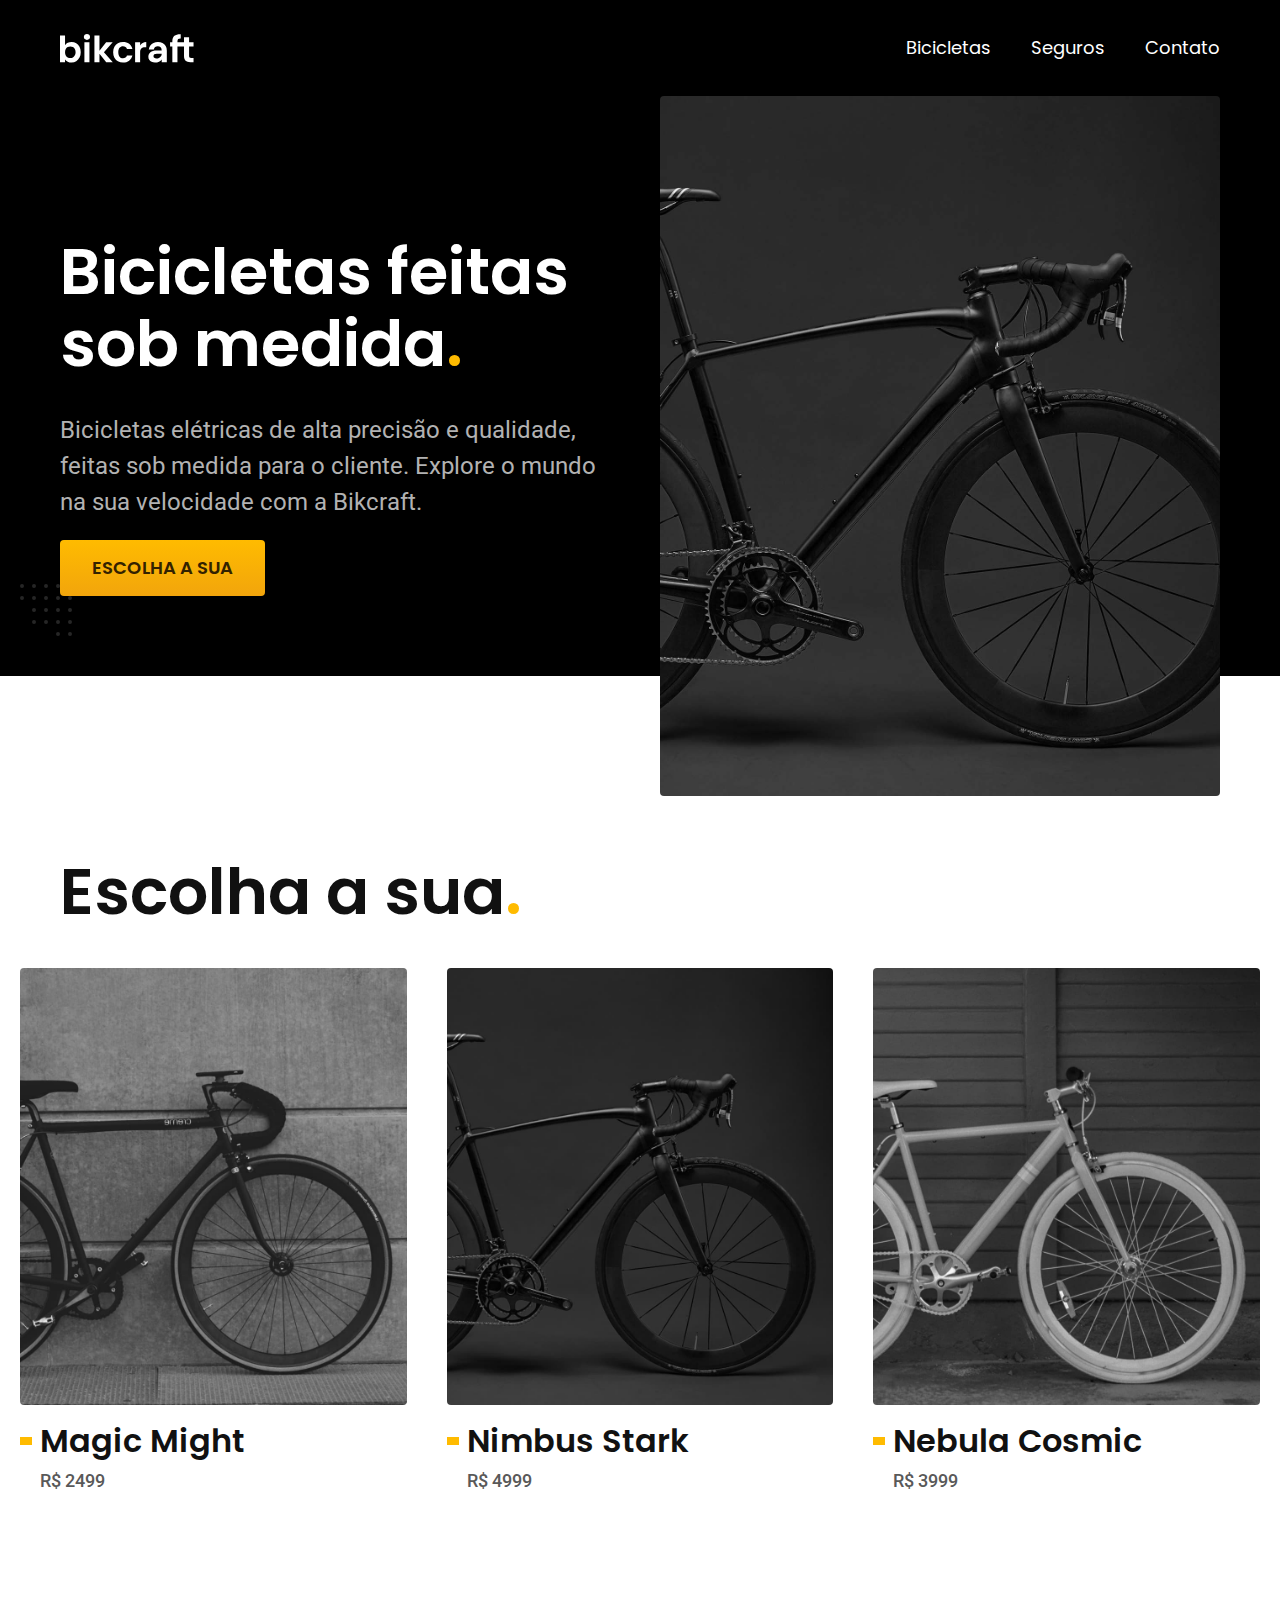
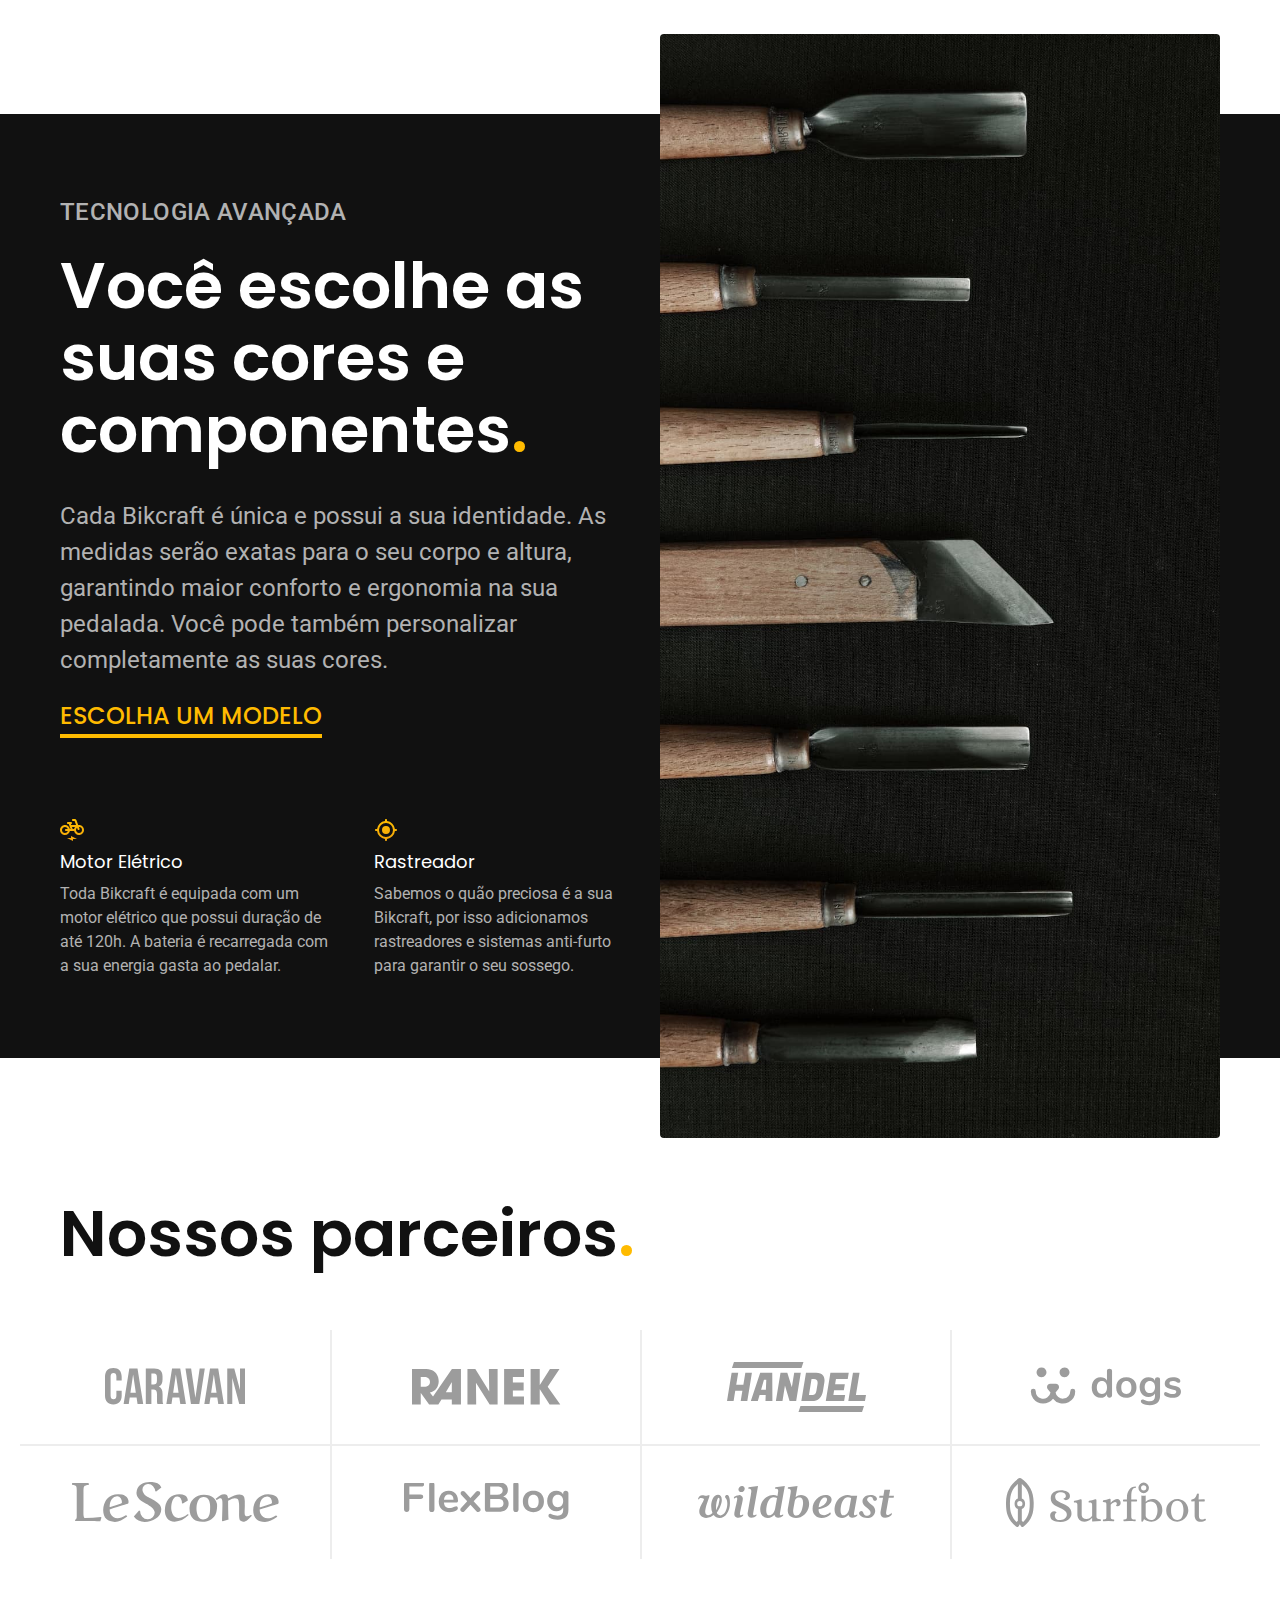
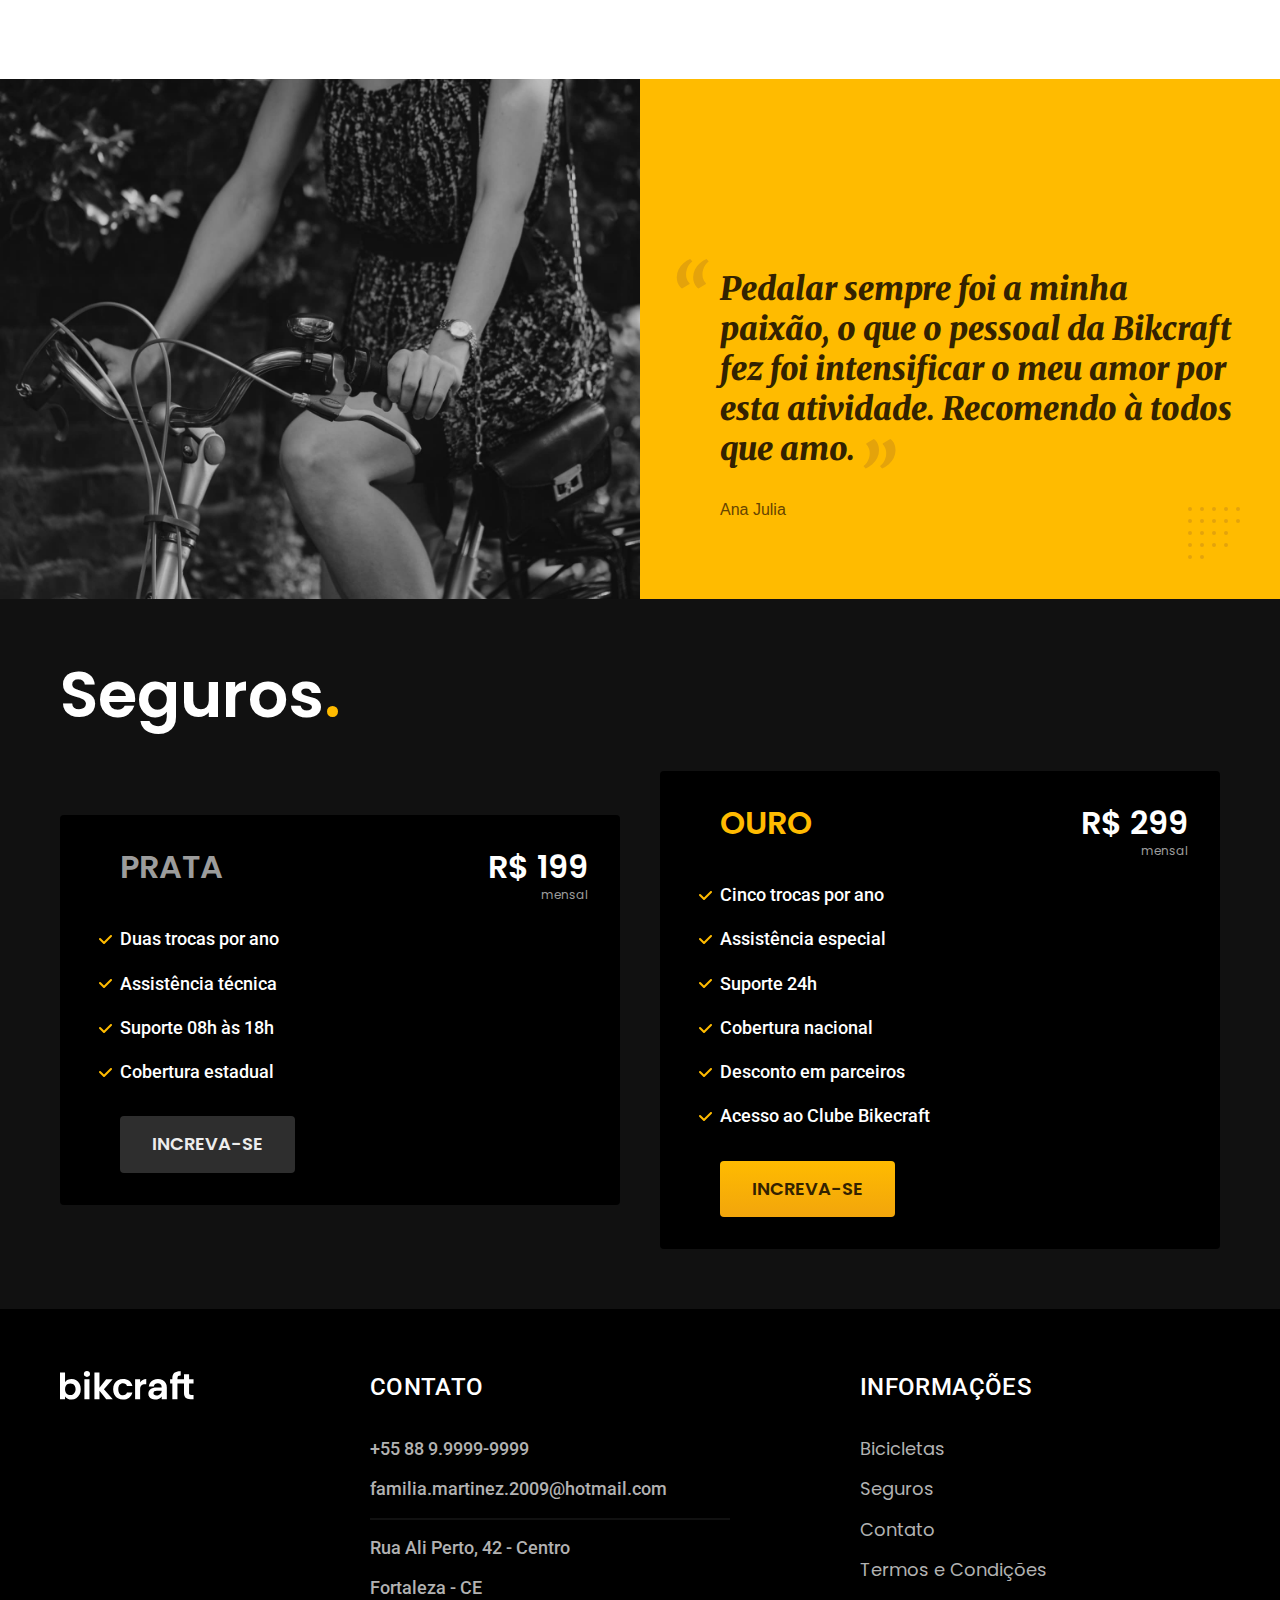
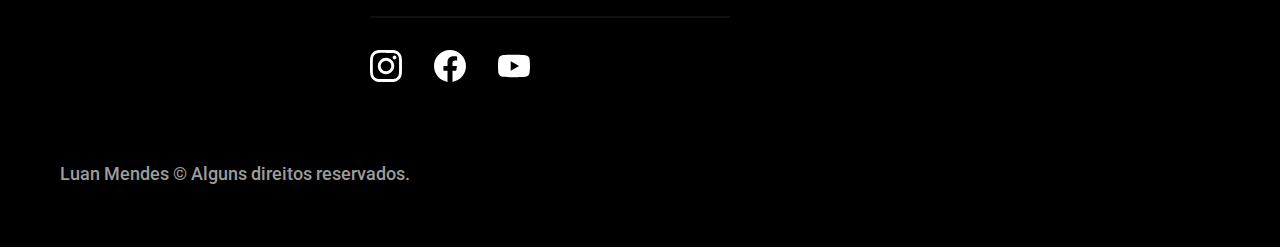
<file: index.html>
<!DOCTYPE html>
<html lang="pt-br">

<head>
    <meta charset="UTF-8">
    <meta name="viewport" content="width=device-width, initial-scale=1.0">
    <title>Bikcraft - Bicicletas Elétricas</title>
    <meta name="description"
        content="Bicicletas elétricas de alta precisão e qualidade, feitas sob medida para o cliente. Explore o mundo na sua velocidade com a Bikcraft.">

    <link rel="icon" href="./favicon.svg" type="image/svg+xml">
    <link rel="preload" href="./css/style.min.css" as="style">
    <link rel="stylesheet" href="./css/style.min.css">

    <link rel="preconnect" href="https://fonts.googleapis.com">
    <link rel="preconnect" href="https://fonts.gstatic.com" crossorigin>
    <link
        href="https://fonts.googleapis.com/css2?family=Merriweather:ital,wght@1,900&family=Poppins:wght@400;600&family=Roboto:wght@400;500&display=swap"
        rel="stylesheet">

    <script>document.documentElement.classList.add('js');</script>
</head>

<body>
    <header class="header-bg">
        <div class="header container">
            <a href="./">
                <img src="./img/bikcraft.svg" width="136" height="32" alt="Bikcraft">
            </a>
            <nav aria-label="primaria">
                <ul class="header-menu font-1-m cor-0">
                    <li><a href="./bicicletas.html">Bicicletas</a></li>
                    <li><a href="./seguros.html">Seguros</a></li>
                    <li><a href="./contato.html">Contato</a></li>
                </ul>
            </nav>
        </div>
    </header>

    <main class="introducao-bg">
        <div class="introducao container">
            <div class="introducao-conteudo">
                <h1 class="font-1-xxl cor-0 fadeInDown" data-anime="200">Bicicletas feitas sob medida<span
                        class="cor-p1">.</span></h1>
                <p class="font-2-l cor-5 fadeInDown" data-anime="400">Bicicletas elétricas de alta precisão e qualidade,
                    feitas sob medida para o
                    cliente. Explore o mundo
                    na sua velocidade com a Bikcraft.</p>
                <a class="botao fadeInDown" data-anime="600" href="./bicicletas.html">Escolha a sua</a>
            </div>
            <picture class="fadeInDown" data-anime="800">
                <source media="(max-width: 800px)" srcset="./img/bicicletas/nimbus.jpg">
                <img src="./img/fotos/introducao.jpg" width="1280" height="1600" alt="Bicicleta elétrica preta.">
            </picture>
        </div>
    </main>

    <article class="bicicletas-lista">
        <h2 class="container font-1-xxl">Escolha a sua<span class="cor-p1">.</span></h2>
        <ul>
            <li>
                <a href="./bicicletas/magic.html">
                    <img src="./img/bicicletas/magic-home.jpg" width="920" height="1040" alt="Bicicleta preta">
                    <h3 class="font-1-xl">Magic Might</h3>
                    <span class="font-2-m cor-8">R$ 2499</span>
                </a>
            </li>
            <li>
                <a href="./bicicletas/nimbus.html">
                    <img src="./img/bicicletas/nimbus-home.jpg" width="920" height="1040"
                        alt="Bicicleta preta sem detalhes">
                    <h3 class="font-1-xl">Nimbus Stark</h3>
                    <span class="font-2-m cor-8">R$ 4999</span>
                </a>
            </li>
            <li>
                <a href="./bicicletas/nebula.html">
                    <img src="./img/bicicletas/nebula-home.jpg" width="920" height="1040" alt="Bicicleta cinza">
                    <h3 class="font-1-xl">Nebula Cosmic</h3>
                    <span class="font-2-m cor-8">R$ 3999</span>
                </a>
            </li>
        </ul>
    </article>

    <article class="tecnologia-bg">
        <div class="tecnologia container">
            <div class="tecnologia-conteudo">
                <span class="font-2-l-b cor-5">Tecnologia Avançada</span>
                <h2 class="font-1-xxl cor-0">Você escolhe as suas cores e componentes<span class="cor-p1">.</span></h2>
                <p class="font-2-l cor-5">Cada Bikcraft é única e possui a sua identidade. As medidas serão exatas para
                    o seu corpo e altura, garantindo maior conforto e ergonomia na sua pedalada. Você pode também
                    personalizar completamente as suas cores.</p>
                <a class="link" href="./bicicletas.html">Escolha um modelo</a>
                <div class="tecnologia-vantagens">
                    <div>
                        <img src="./img/icones/eletrica.svg" width="24" height="24" alt="">
                        <h3 class="font-1-m cor-0">Motor Elétrico</h3>
                        <p class="font-2-s cor-5">Toda Bikcraft é equipada com um motor elétrico que possui duração de
                            até 120h. A bateria é recarregada com a sua energia gasta ao pedalar.</p>
                    </div>
                    <div>
                        <img src="./img/icones/rastreador.svg" width="24" height="24" alt="">
                        <h3 class="font-1-m cor-0">Rastreador</h3>
                        <p class="font-2-s cor-5">Sabemos o quão preciosa é a sua Bikcraft, por isso adicionamos
                            rastreadores e sistemas anti-furto para garantir o seu sossego.</p>
                    </div>
                </div>
            </div>
            <div class="tecnologia-imagem">
                <img src="./img/fotos/tecnologia.jpg" width="1200" height="1920" alt="">
            </div>
        </div>
    </article>

    <section class="parceiros" aria-label="Nossos Parceiros">
        <h2 class="container font-1-xxl">Nossos parceiros<span class="cor-p1">.</span></h2>
        <ul>
            <li><img src="./img/parceiros/caravan.svg" width="140" height="38" alt="Caravan"></li>
            <li><img src="./img/parceiros/ranek.svg" width="149" height="36" alt="ranek"></li>
            <li><img src="./img/parceiros/handel.svg" width="139" height="50" alt="handel"></li>
            <li><img src="./img/parceiros/dogs.svg" width="152" height="39" alt="dogs"></li>
            <li><img src="./img/parceiros/lescone.svg" width="208" height="41" alt="lescone"></li>
            <li><img src="./img/parceiros/flexblog.svg" width="165" height="38" alt="Caravan"></li>
            <li><img src="./img/parceiros/wildbeast.svg" width="196" height="34" alt="wildbeast"></li>
            <li><img src="./img/parceiros/surfbot.svg" width="200" height="49" alt="surfbot"></li>
        </ul>
    </section>

    <section class="depoimento" aria-label="Depoimento">
        <div>
            <img src="./img/fotos/depoimento.jpg" width="1560" height="1360"
                alt="Pessoa pedalando uma bicicleta bikcraft">
        </div>
        <div class="depoimento-conteudo">
            <blockquote class="font-1-xl cor-p5">
                <p>Pedalar sempre foi a minha paixão, o que o pessoal da Bikcraft fez foi intensificar o meu amor por
                    esta atividade. Recomendo à todos que amo.</p>
            </blockquote>
            <span class="font-2-m-b cor-p4">Ana Julia</span>
        </div>
    </section>

    <article class="seguros-bg">
        <div class="seguros container">
            <h2 class="font-1-xxl cor-0">Seguros<span class="cor-p1">.</span></h2>
            <div class="seguros-item">
                <h3 class="font-1-xl cor-6">Prata</h3>
                <span class="font-1-xl cor-0">R$ 199 <span class="font-1-xs cor-6">mensal</span></span>
                <ul class="font-2-m cor-0">
                    <li>Duas trocas por ano</li>
                    <li>Assistência técnica</li>
                    <li>Suporte 08h às 18h</li>
                    <li>Cobertura estadual</li>
                </ul>
                <a class="botao secundario" href="./orcamento.html?tipo=seguro&produto=prata">Increva-se</a>
            </div>
            <div class="seguros-item">
                <h3 class="font-1-xl cor-p1">Ouro</h3>
                <span class="font-1-xl cor-0">R$ 299 <span class="font-1-xs cor-6">mensal</span></span>
                <ul class="font-2-m cor-0">
                    <li>Cinco trocas por ano</li>
                    <li>Assistência especial</li>
                    <li>Suporte 24h</li>
                    <li>Cobertura nacional</li>
                    <li>Desconto em parceiros</li>
                    <li>Acesso ao Clube Bikecraft</li>
                </ul>
                <a class="botao" href="./orcamento.html?tipo=seguro&produto=ouro">Increva-se</a>
            </div>
        </div>
    </article>

    <footer class="footer-bg">
        <div class="footer container">
            <img src="./img/bikcraft.svg" width="136" height="32" alt="bikcraft">
            <div class="footer-contato">
                <h3 class="font-2-l-b cor-0">Contato</h3>
                <ul class="font-2-m cor-5">
                    <li><a href="tel:+5588999999999">+55 88 9.9999-9999</a></li>
                    <li><a href="mailto:familia.martinez.2009@hotmail.com">familia.martinez.2009@hotmail.com</a></li>
                    <li>Rua Ali Perto, 42 - Centro</li>
                    <li>Fortaleza - CE</li>
                </ul>
                <div class="footer-redes">
                    <a href="./">
                        <img src="./img/redes/instagram.svg" width="32" height="32" alt="Instagram">
                    </a>
                    <a href="./">
                        <img src="./img/redes/facebook.svg" width="32" height="32" alt="Facebook">
                    </a>
                    <a href="./">
                        <img src="./img/redes/youtube.svg" width="32" height="32" alt="Youtube">
                    </a>
                </div>
            </div>
            <div class="footer-informacoes">
                <h3 class="font-2-l-b cor-0">Informações</h3>
                <nav>
                    <ul class="font-1-m cor-5">
                        <li><a href="./bicicletas.html">Bicicletas</a></li>
                        <li><a href="./seguros.html">Seguros</a></li>
                        <li><a href="./contato.html">Contato</a></li>
                        <li><a href="./termos.html">Termos e Condições</a></li>
                    </ul>
                </nav>
            </div>
            <p class="footer-copy font-2-m cor-6">Luan Mendes © Alguns direitos reservados.</p>
        </div>
    </footer>

    <script src="./js/plugins/simple-anime.js"></script>
    <script src="./js/script.js"></script>
</body>

</html>
</file>
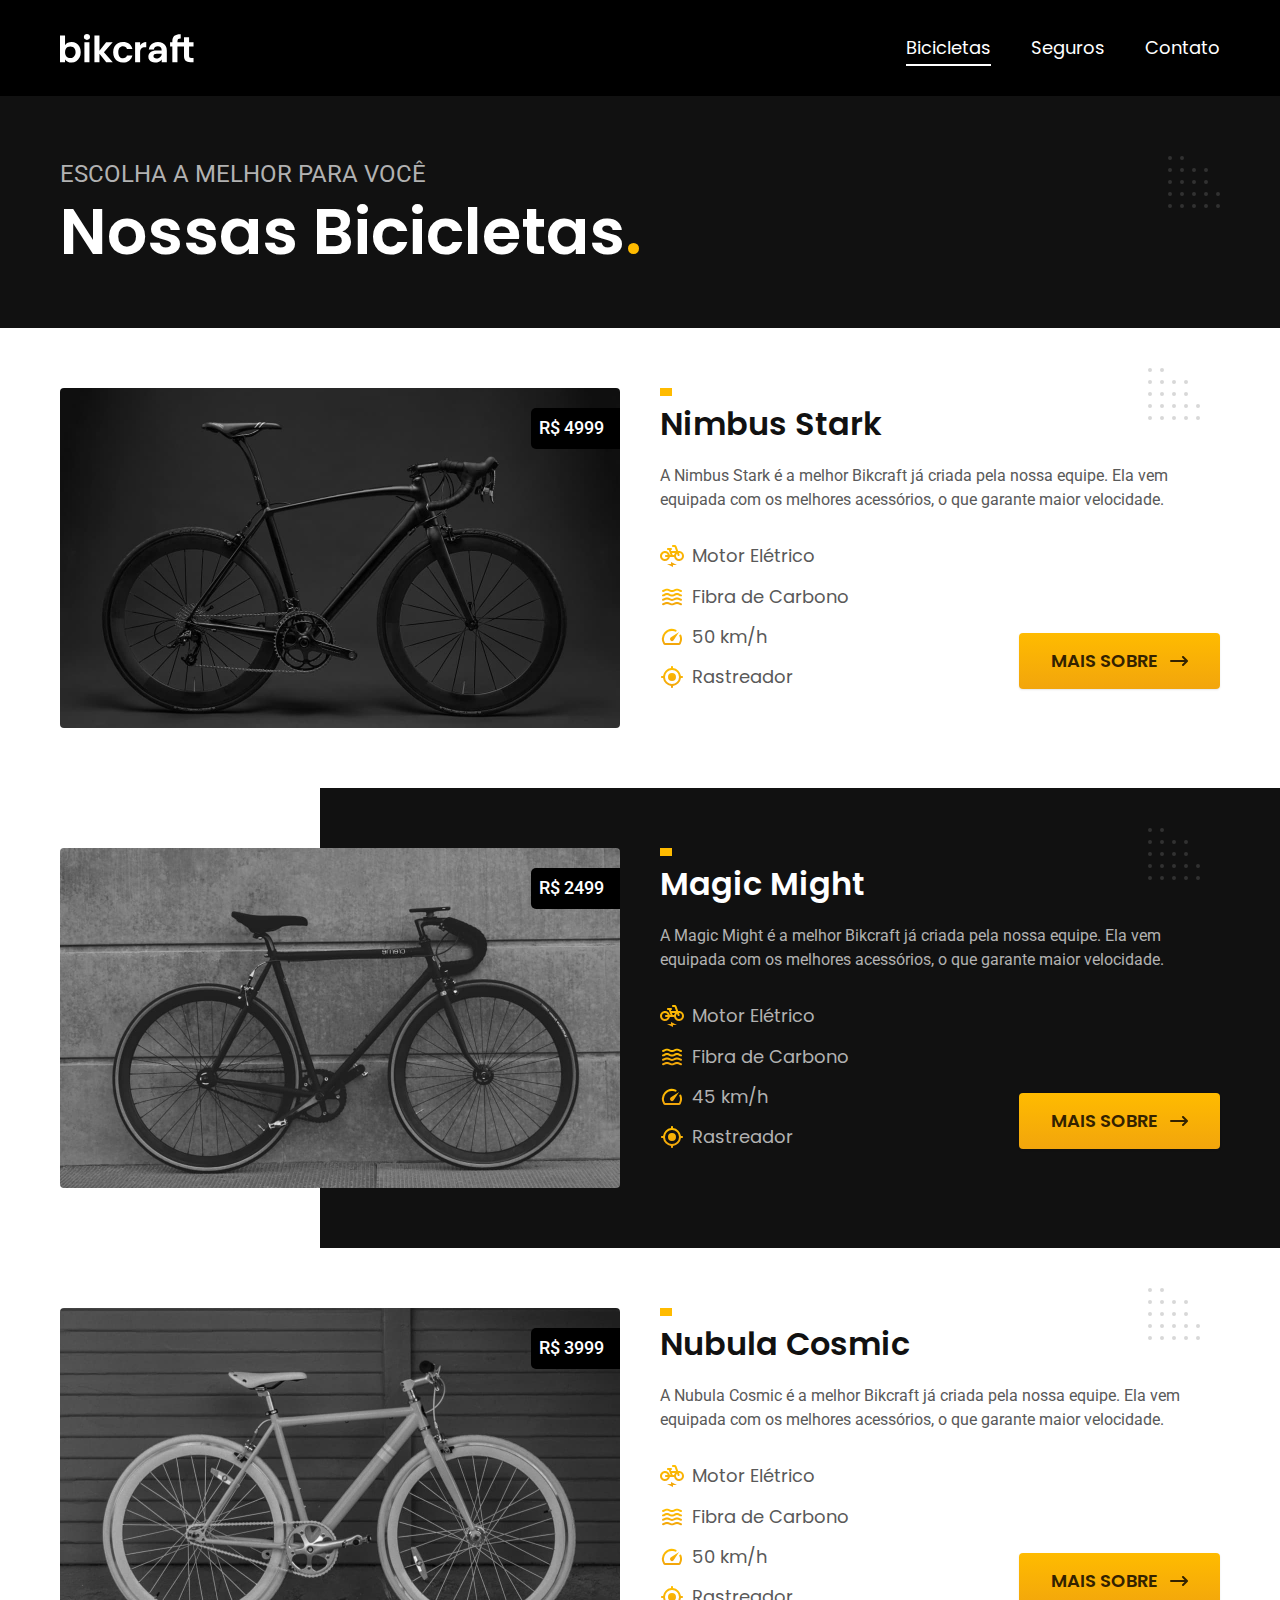
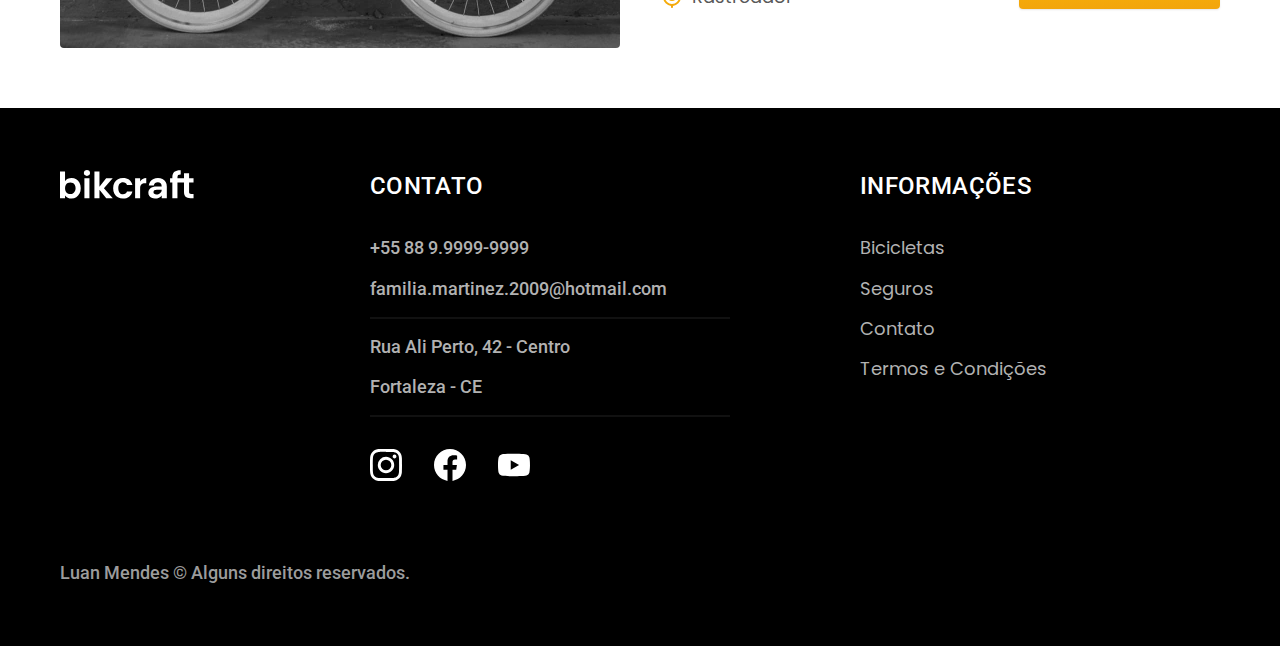
<file: bicicletas.html>
<!DOCTYPE html>
<html lang="pt-br">

<head>
    <meta charset="UTF-8">
    <meta name="viewport" content="width=device-width, initial-scale=1.0">
    <title>Bicicletas | Bikcraft</title>
    <meta name="description" content="Bicicletas">

    <link rel="icon" href="./favicon.svg" type="image/svg+xml">
    <link rel="preload" href="./css/style.min.css" as="style">
    <link rel="stylesheet" href="./css/style.min.css">

    <link rel="preconnect" href="https://fonts.googleapis.com">
    <link rel="preconnect" href="https://fonts.gstatic.com" crossorigin>
    <link
        href="https://fonts.googleapis.com/css2?family=Merriweather:ital,wght@1,900&family=Poppins:wght@400;600&family=Roboto:wght@400;500&display=swap"
        rel="stylesheet">

    <script>document.documentElement.classList.add('js');</script>
</head>

<body id="bicicletas">
    <header class="header-bg">
        <div class="header container">
            <a href="./">
                <img src="./img/bikcraft.svg" width="136" height="32" alt="bikcraft">
            </a>
            <nav aria-label="primaria">
                <ul class="header-menu font-1-m cor-0">
                    <li><a href="./bicicletas.html">Bicicletas</a></li>
                    <li><a href="./seguros.html">Seguros</a></li>
                    <li><a href="./contato.html">Contato</a></li>
                </ul>
            </nav>
        </div>
    </header>

    <main>
        <div class="titulo-bg">
            <div class="titulo container">
                <p class="font-2-l cor-5">Escolha a melhor para você</p>
                <h1 class="font-1-xxl cor-0">Nossas Bicicletas<span class="cor-p1">.</span></h1>
            </div>
        </div>

        <div class="bicicletas container">
            <div class="bicicletas-imagem">
                <img src="./img/bicicletas/nimbus.jpg" alt="Bicicleta Preta">
                <span class="font-2-m cor-0">R$ 4999</span>
            </div>
            <div class="bicicletas-conteudo">
                <h2 class="font-1-xl">Nimbus Stark</h2>
                <p class="font-2-s cor-8">A Nimbus Stark é a melhor Bikcraft já criada pela nossa equipe. Ela vem
                    equipada com os melhores acessórios, o que garante maior velocidade.</p>
                <ul class="font-1-m cor-8">
                    <li>
                        <img src="./img/icones/eletrica.svg" alt="">
                        Motor Elétrico
                    </li>
                    <li>
                        <img src="./img/icones/carbono.svg" alt="">
                        Fibra de Carbono
                    </li>
                    <li>
                        <img src="./img/icones/velocidade.svg" alt="">
                        50 km/h
                    </li>
                    <li>
                        <img src="./img/icones/rastreador.svg" alt="">
                        Rastreador
                    </li>
                </ul>
                <a class="botao seta" href="/bicicletas/nimbus.html">Mais Sobre</a>
            </div>
        </div>

        <div class="bicicletas-bg">
            <div class="bicicletas container">
                <div class="bicicletas-imagem">
                    <img src="./img/bicicletas/magic.jpg" alt="Bicicleta Preta">
                    <span class="font-2-m cor-0">R$ 2499</span>
                </div>
                <div class="bicicletas-conteudo">
                    <h2 class="font-1-xl cor-0">Magic Might</h2>
                    <p class="font-2-s cor-5">A Magic Might é a melhor Bikcraft já criada pela nossa equipe. Ela vem
                        equipada com os melhores acessórios, o que garante maior velocidade.</p>
                    <ul class="font-1-m cor-5">
                        <li>
                            <img src="./img/icones/eletrica.svg" alt="">
                            Motor Elétrico
                        </li>
                        <li>
                            <img src="./img/icones/carbono.svg" alt="">
                            Fibra de Carbono
                        </li>
                        <li>
                            <img src="./img/icones/velocidade.svg" alt="">
                            45 km/h
                        </li>
                        <li>
                            <img src="./img/icones/rastreador.svg" alt="">
                            Rastreador
                        </li>
                    </ul>
                    <a class="botao seta" href="/bicicletas/magic.html">Mais Sobre</a>
                </div>
            </div>
        </div>


        <div class="bicicletas container">
            <div class="bicicletas-imagem">
                <img src="./img/bicicletas/nebula.jpg" alt="Bicicleta Preta">
                <span class="font-2-m cor-0">R$ 3999</span>
            </div>
            <div class="bicicletas-conteudo">
                <h2 class="font-1-xl">Nubula Cosmic</h2>
                <p class="font-2-s cor-8">A Nubula Cosmic é a melhor Bikcraft já criada pela nossa equipe. Ela vem
                    equipada com os melhores acessórios, o que garante maior velocidade.</p>
                <ul class="font-1-m cor-8">
                    <li>
                        <img src="./img/icones/eletrica.svg" alt="">
                        Motor Elétrico
                    </li>
                    <li>
                        <img src="./img/icones/carbono.svg" alt="">
                        Fibra de Carbono
                    </li>
                    <li>
                        <img src="./img/icones/velocidade.svg" alt="">
                        50 km/h
                    </li>
                    <li>
                        <img src="./img/icones/rastreador.svg" alt="">
                        Rastreador
                    </li>
                </ul>
                <a class="botao seta" href="/bicicletas/nebula.html">Mais Sobre</a>
            </div>
        </div>

    </main>

    <footer class="footer-bg">
        <div class="footer container">
            <img src="./img/bikcraft.svg" width="136" height="32" alt="bikcraft">
            <div class="footer-contato">
                <h3 class="font-2-l-b cor-0">Contato</h3>
                <ul class="font-2-m cor-5">
                    <li><a href="tel:+5588999999999">+55 88 9.9999-9999</a></li>
                    <li><a href="mailto:familia.martinez.2009@hotmail.com">familia.martinez.2009@hotmail.com</a></li>
                    <li>Rua Ali Perto, 42 - Centro</li>
                    <li>Fortaleza - CE</li>
                </ul>
                <div class="footer-redes">
                    <a href="./">
                        <img src="./img/redes/instagram.svg" width="32" height="32" alt="Instagram">
                    </a>
                    <a href="./">
                        <img src="./img/redes/facebook.svg" width="32" height="32" alt="Facebook">
                    </a>
                    <a href="./">
                        <img src="./img/redes/youtube.svg" width="32" height="32" alt="Youtube">
                    </a>
                </div>
            </div>
            <div class="footer-informacoes">
                <h3 class="font-2-l-b cor-0">Informações</h3>
                <nav>
                    <ul class="font-1-m cor-5">
                        <li><a href="./bicicletas.html">Bicicletas</a></li>
                        <li><a href="./seguros.html">Seguros</a></li>
                        <li><a href="./contato.html">Contato</a></li>
                        <li><a href="./termos.html">Termos e Condições</a></li>
                    </ul>
                </nav>
            </div>
            <p class="footer-copy font-2-m cor-6">Luan Mendes © Alguns direitos reservados.</p>
        </div>
    </footer>

    <script src="./js/script.js"></script>
</body>

</html>
</file>
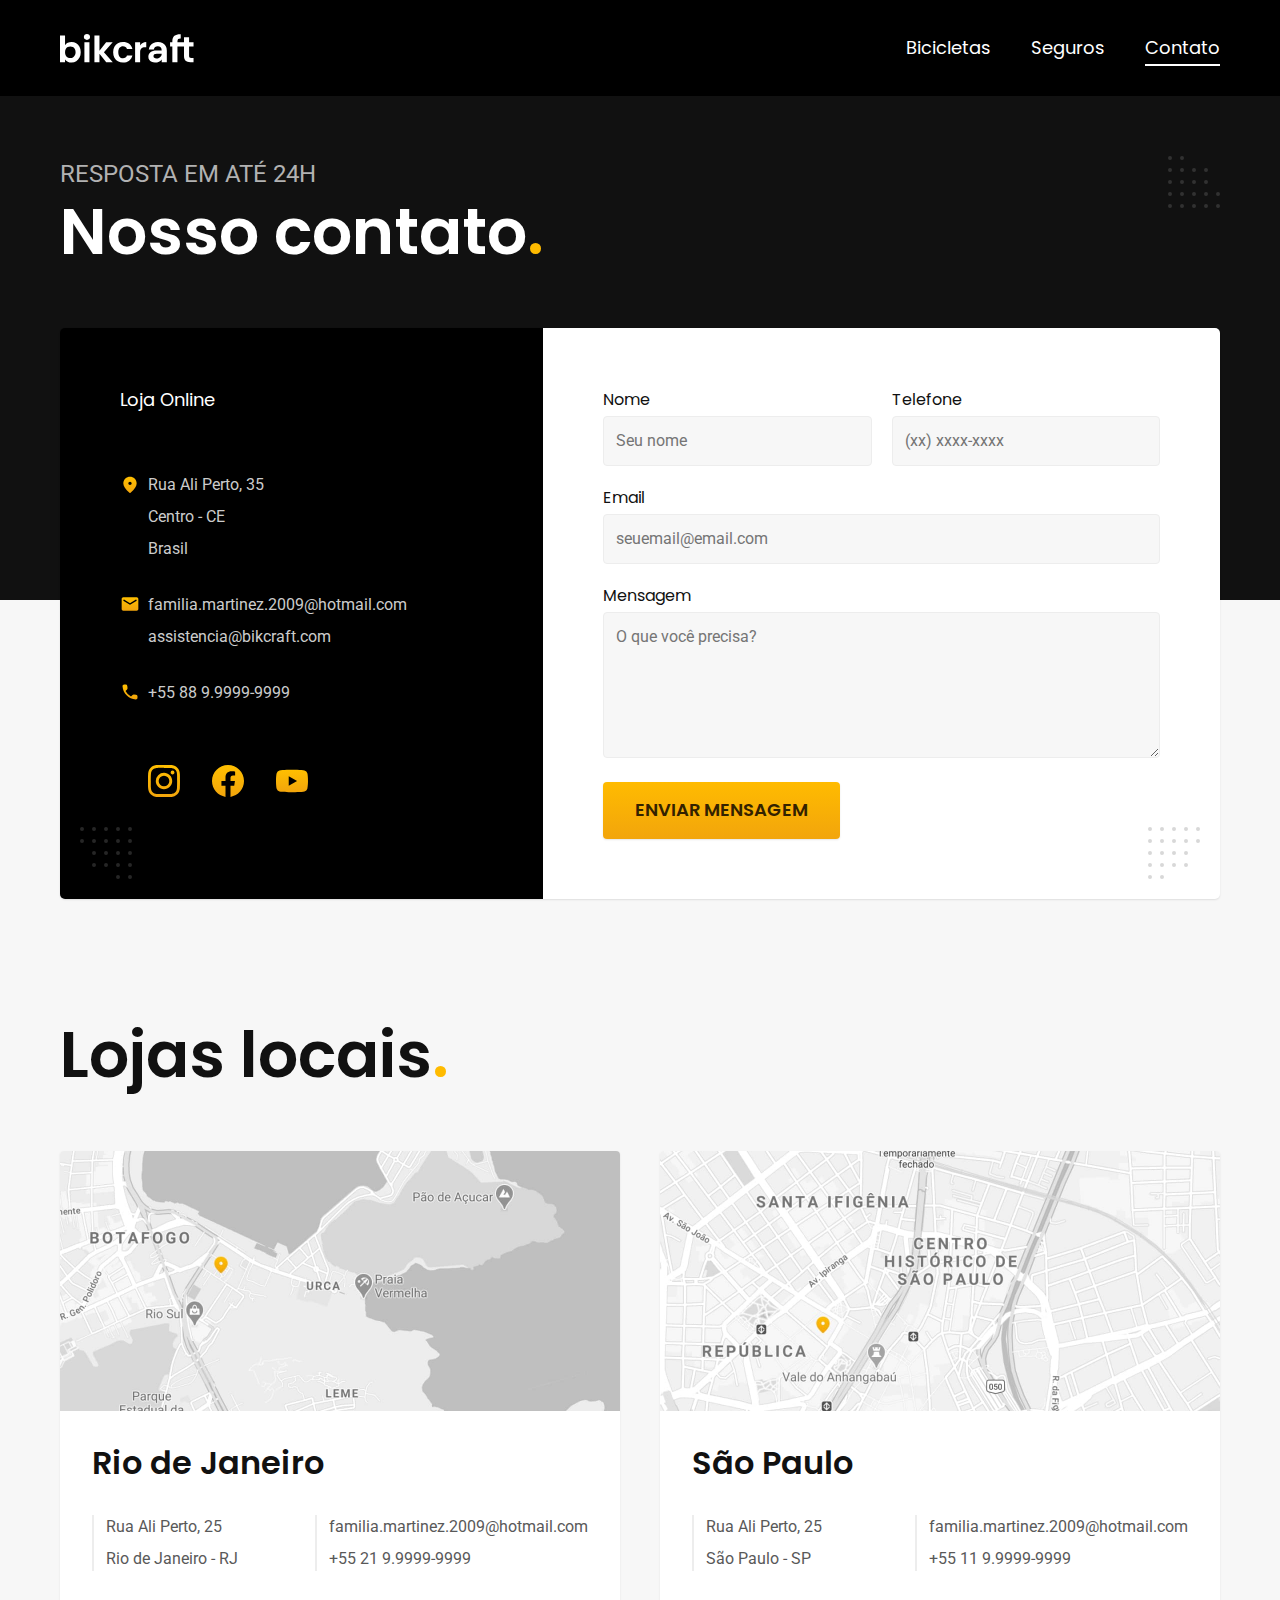
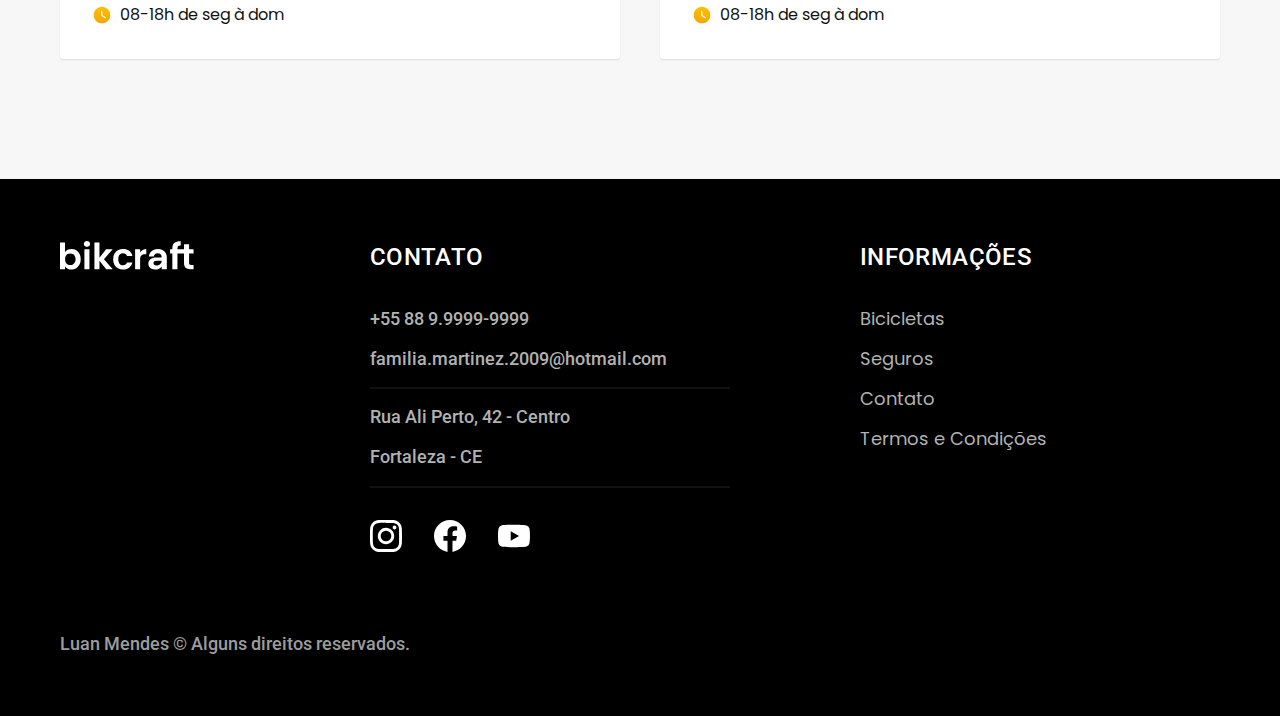
<file: contato.html>
<!DOCTYPE html>
<html lang="pt-br">

<head>
    <meta charset="UTF-8">
    <meta name="viewport" content="width=device-width, initial-scale=1.0">
    <title>Contato | Bikcraft</title>
    <meta name="description" content="Contato.">

    <link rel="icon" href="./favicon.svg" type="image/svg+xml">
    <link rel="preload" href="./css/style.min.css" as="style">
    <link rel="stylesheet" href="./css/style.min.css">

    <link rel="preconnect" href="https://fonts.googleapis.com">
    <link rel="preconnect" href="https://fonts.gstatic.com" crossorigin>
    <link
        href="https://fonts.googleapis.com/css2?family=Merriweather:ital,wght@1,900&family=Poppins:wght@400;600&family=Roboto:wght@400;500&display=swap"
        rel="stylesheet">

    <script>document.documentElement.classList.add('js');</script>
</head>

<body id="contato">
    <header class="header-bg">
        <div class="header container">
            <a href="./">
                <img src="./img/bikcraft.svg" width="136" height="32" alt="bikcraft">
            </a>
            <nav aria-label="primaria">
                <ul class="header-menu font-1-m cor-0">
                    <li><a href="./bicicletas.html">Bicicletas</a></li>
                    <li><a href="./seguros.html">Seguros</a></li>
                    <li><a href="./contato.html">Contato</a></li>
                </ul>
            </nav>
        </div>
    </header>

    <main>
        <div class="titulo-bg">
            <div class="titulo container">
                <p class="font-2-l cor-5">Resposta em até 24h</p>
                <h1 class="font-1-xxl cor-0">Nosso contato<span class="cor-p1">.</span></h1>
            </div>
        </div>

        <div class="contato container">
            <section class="contato-dados" aria-label="Endereço">
                <h2 class="font-1-m cor-0">Loja Online</h2>
                <div class="contato-endereco font-2-s cor-4">
                    <p>Rua Ali Perto, 35</p>
                    <p>Centro - CE</p>
                    <p>Brasil</p>
                </div>
                <address class="contato-meios font-2-s cor-4">
                    <a href="mailto:familia.martinez.2009@hotmail.com">familia.martinez.2009@hotmail.com</a>
                    <a href="mailto:assistencia@bikecraft.com">assistencia@bikcraft.com</a>
                    <a href="tel:+5588999999999">+55 88 9.9999-9999</a>
                </address>
                <div class="contato-redes">
                    <a href="./">
                        <img src="./img/redes/instagram-p.svg" alt="Instagram">
                    </a>
                    <a href="./">
                        <img src="./img/redes/facebook-p.svg" alt="Facebook">
                    </a>
                    <a href="./">
                        <img src="./img/redes/youtube-p.svg" alt="Youtube">
                    </a>
                </div>
            </section>
            <section class="contato-formulario" aria-label="Formulario">
                <form class="form" action="./contato.html">
                    <div>
                        <label for="nome">Nome</label>
                        <input type="text" id="nome" name="nome" placeholder="Seu nome">
                    </div>
                    <div>
                        <label for="telefone">Telefone</label>
                        <input type="text" id="telefone" name="telefone" placeholder="(xx) xxxx-xxxx">
                    </div>
                    <div class="col-2">
                        <label for="email">Email</label>
                        <input type="email" id="email" name="email" placeholder="seuemail@email.com">
                    </div>
                    <div class="col-2">
                        <label for="mensagem">Mensagem</label>
                        <textarea rows="5" id="mensagem" name="mensagem" placeholder="O que você precisa?"></textarea>
                    </div>
                    <button class="botao col-2">Enviar Mensagem</button>
                </form>
            </section>
        </div>

    </main>

    <article class="lojas container">
        <h2 class="font-1-xxl">Lojas locais<span class="cor-p1">.</span></h2>
        <div class="lojas-item">
            <img src="./img/lojas/rj.jpg" alt="Mapa mostrando o endereço em Rua ali perto, 25 - Rio de Janeiro - RJ">
            <div class="lojas-conteudo">
                <h3 class="font-1-xl">Rio de Janeiro</h3>
                <div class="lojas-dados font-2-s cor-8">
                    <p>Rua Ali Perto, 25</p>
                    <p>Rio de Janeiro - RJ</p>
                </div>
                <div class="lojas-dados font-2-s cor-8">
                    <a href="mailto:familia.martinez.2009@hotmail.com">familia.martinez.2009@hotmail.com</a>
                    <a href="tel:+5521999999999">+55 21 9.9999-9999</a>
                </div>
                <p class="lojas-tempo font-1-s"><img src="./img/icones/horario.svg" alt="">08-18h de seg à dom</p>
            </div>
        </div>

        <div class="lojas-item">
            <img src="./img/lojas/sp.jpg" alt="Mapa mostrando o endereço em Rua ali perto, 25 - São Paulo - SP">
            <div class="lojas-conteudo">
                <h3 class="font-1-xl">São Paulo</h3>
                <div class="lojas-dados font-2-s cor-8">
                    <p>Rua Ali Perto, 25</p>
                    <p>São Paulo - SP</p>
                </div>
                <div class="lojas-dados font-2-s cor-8">
                    <a href="mailto:familia.martinez.2009@hotmail.com">familia.martinez.2009@hotmail.com</a>
                    <a href="tel:+5511999999999">+55 11 9.9999-9999</a>
                </div>
                <p class="lojas-tempo font-1-s"><img src="./img/icones/horario.svg" alt="">08-18h de seg à dom</p>
            </div>
        </div>
    </article>

    <footer class="footer-bg">
        <div class="footer container">
            <img src="./img/bikcraft.svg" width="136" height="32" alt="bikcraft">
            <div class="footer-contato">
                <h3 class="font-2-l-b cor-0">Contato</h3>
                <ul class="font-2-m cor-5">
                    <li><a href="tel:+5588999999999">+55 88 9.9999-9999</a></li>
                    <li><a href="mailto:familia.martinez.2009@hotmail.com">familia.martinez.2009@hotmail.com</a></li>
                    <li>Rua Ali Perto, 42 - Centro</li>
                    <li>Fortaleza - CE</li>
                </ul>
                <div class="footer-redes">
                    <a href="./">
                        <img src="./img/redes/instagram.svg" width="32" height="32" alt="Instagram">
                    </a>
                    <a href="./">
                        <img src="./img/redes/facebook.svg" width="32" height="32" alt="Facebook">
                    </a>
                    <a href="./">
                        <img src="./img/redes/youtube.svg" width="32" height="32" alt="Youtube">
                    </a>
                </div>
            </div>
            <div class="footer-informacoes">
                <h3 class="font-2-l-b cor-0">Informações</h3>
                <nav>
                    <ul class="font-1-m cor-5">
                        <li><a href="./bicicletas.html">Bicicletas</a></li>
                        <li><a href="./seguros.html">Seguros</a></li>
                        <li><a href="./contato.html">Contato</a></li>
                        <li><a href="./termos.html">Termos e Condições</a></li>
                    </ul>
                </nav>
            </div>
            <p class="footer-copy font-2-m cor-6">Luan Mendes © Alguns direitos reservados.</p>
        </div>
    </footer>

    <script src="./js/script.js"></script>
</body>

</html>
</file>
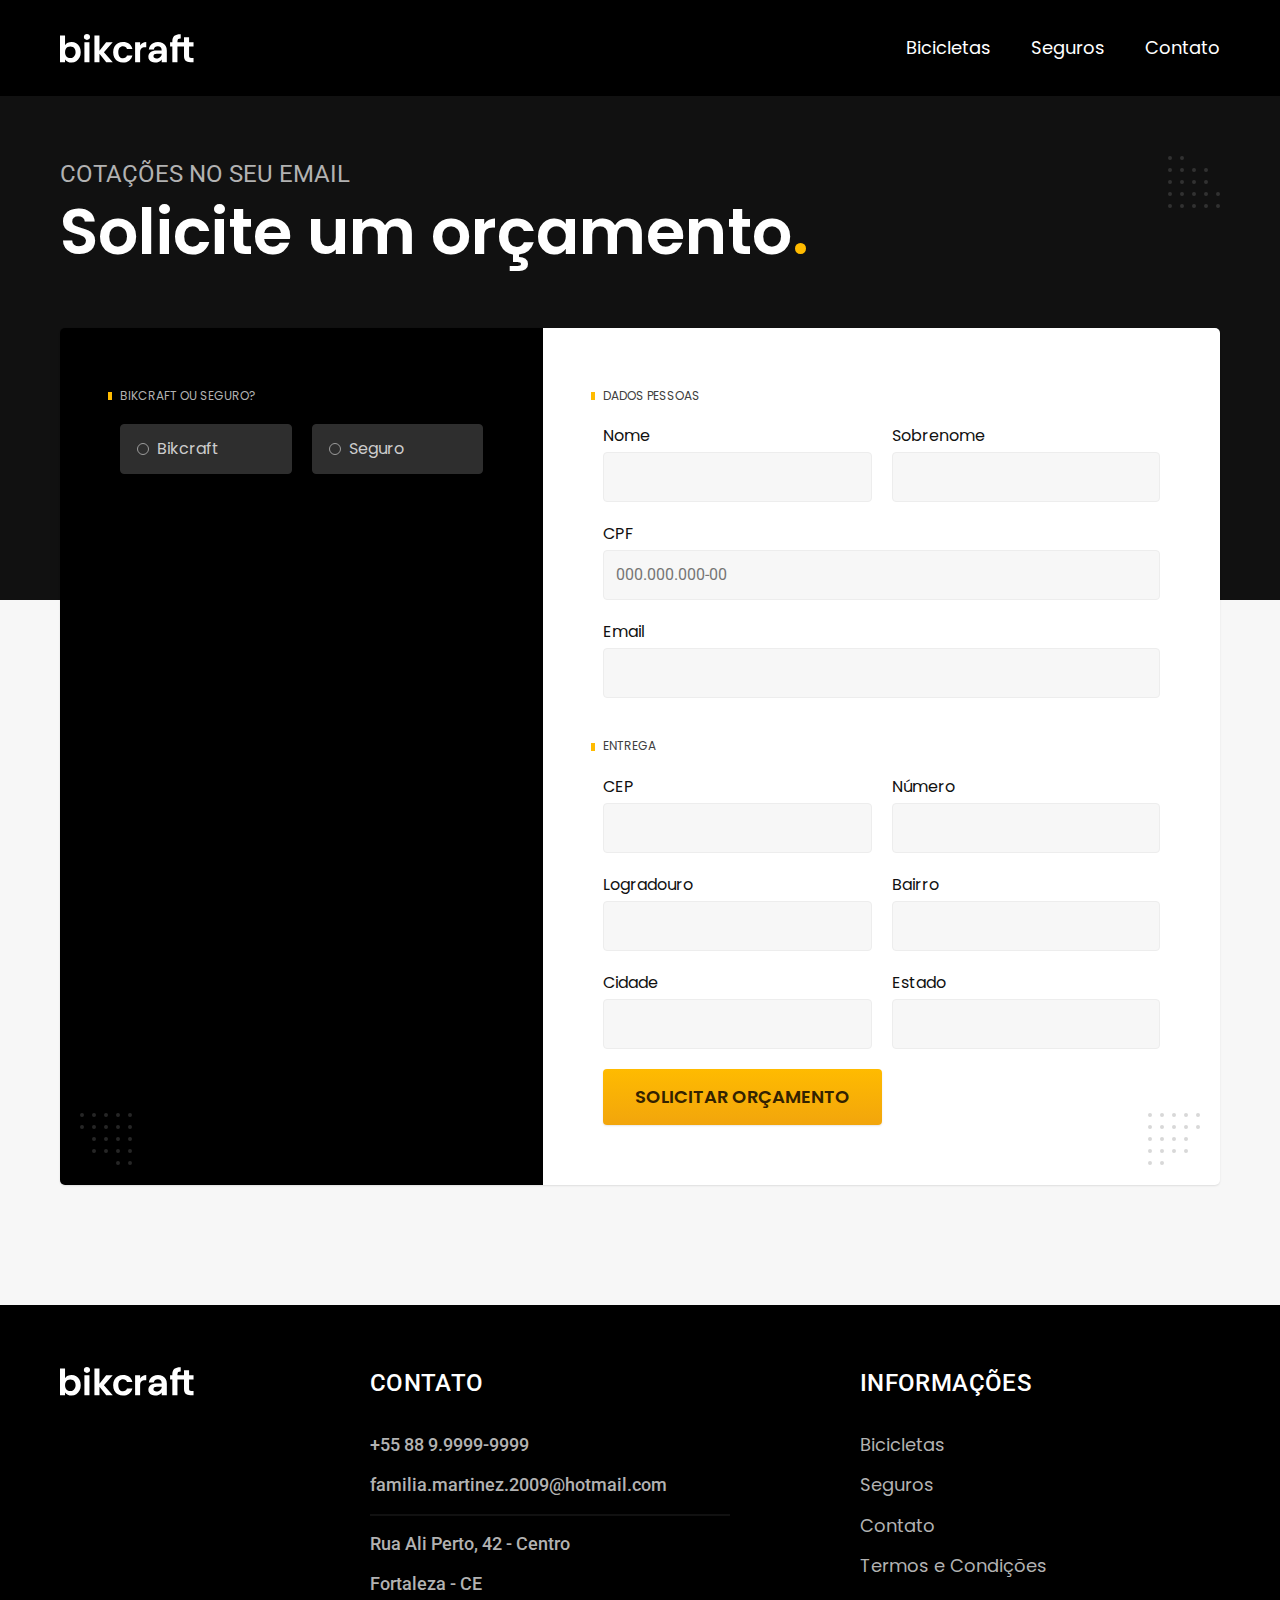
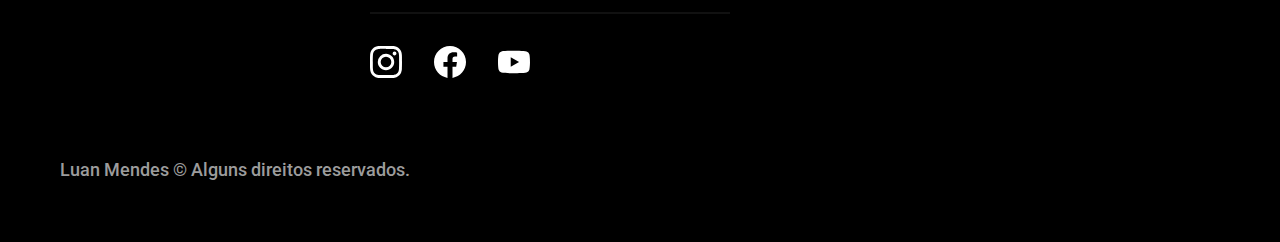
<file: orcamento.html>
<!DOCTYPE html>
<html lang="pt-br">

<head>
    <meta charset="UTF-8">
    <meta name="viewport" content="width=device-width, initial-scale=1.0">
    <title>Orçamento | Bikcraft</title>
    <meta name="description" content="Orçamento.">

    <link rel="icon" href="./favicon.svg" type="image/svg+xml">
    <link rel="preload" href="./css/style.min.css" as="style">
    <link rel="stylesheet" href="./css/style.min.css">

    <link rel="preconnect" href="https://fonts.googleapis.com">
    <link rel="preconnect" href="https://fonts.gstatic.com" crossorigin>
    <link
        href="https://fonts.googleapis.com/css2?family=Merriweather:ital,wght@1,900&family=Poppins:wght@400;600&family=Roboto:wght@400;500&display=swap"
        rel="stylesheet">

    <script>document.documentElement.classList.add('js');</script>
</head>

<body id="orcamento">
    <header class="header-bg">
        <div class="header container">
            <a href="./">
                <img src="./img/bikcraft.svg" width="136" height="32" alt="bikcraft">
            </a>
            <nav aria-label="primaria">
                <ul class="header-menu font-1-m cor-0">
                    <li><a href="./bicicletas.html">Bicicletas</a></li>
                    <li><a href="./seguros.html">Seguros</a></li>
                    <li><a href="./contato.html">Contato</a></li>
                </ul>
            </nav>
        </div>
    </header>

    <main>
        <div class="titulo-bg">
            <div class="titulo container">
                <p class="font-2-l cor-5">Cotações no seu email</p>
                <h1 class="font-1-xxl cor-0">Solicite um orçamento<span class="cor-p1">.</span></h1>
            </div>
        </div>

        <form class="orcamento container" action="./">
            <div class="orcamento-produto">
                <h2 class="font-1-xs cor-5">Bikcraft ou Seguro?</h2>

                <input type="radio" name="tipo" value="bikcraft" id="bikcraft">
                <label for="bikcraft">Bikcraft</label>

                <input type="radio" name="tipo" value="seguro" id="seguro">
                <label for="seguro">Seguro</label>

                <div class="orcamento-conteudo" id="orcamento-bikcraft">
                    <h2 class="font-1-xs cor-5">Escolha a sua</h2>

                    <input type="radio" name="produto" value="nimbus" id="nimbus">
                    <label for="nimbus">Nimbus Stark <span>R$ 4999</span></label>
                    <div class="orcamento-detalhes">
                        <ul class="font-1-xs cor-8">
                            <li><img src="./img/icones/eletrica.svg" alt="">Motor Elétrico</li>
                            <li><img src="./img/icones/carbono.svg" alt="">Fibra de Carbono</li>
                            <li><img src="./img/icones/velocidade.svg" alt="">50 km/h</li>
                            <li><img src="./img/icones/rastreador.svg" alt="">Rastreador</li>
                        </ul>
                        <img src="./img/bicicletas/nimbus.jpg" alt="Bicicleta preta">
                    </div>

                    <input type="radio" name="produto" value="magic" id="magic">
                    <label for="magic">Magic Might <span>R$ 2499</span></label>
                    <div class="orcamento-detalhes">
                        <ul class="font-1-xs cor-8">
                            <li><img src="./img/icones/eletrica.svg" alt="">Motor Elétrico</li>
                            <li><img src="./img/icones/carbono.svg" alt="">Fibra de Carbono</li>
                            <li><img src="./img/icones/velocidade.svg" alt="">45 km/h</li>
                            <li><img src="./img/icones/rastreador.svg" alt="">Rastreador</li>
                        </ul>
                        <img src="./img/bicicletas/magic.jpg" alt="Bicicleta preta">
                    </div>

                    <input type="radio" name="produto" value="nebula" id="nebula">
                    <label for="nebula">Nebula Cosmic <span>R$ 3999</span></label>
                    <div class="orcamento-detalhes">
                        <ul class="font-1-xs cor-8">
                            <li><img src="./img/icones/eletrica.svg" alt="">Motor Elétrico</li>
                            <li><img src="./img/icones/carbono.svg" alt="">Fibra de Carbono</li>
                            <li><img src="./img/icones/velocidade.svg" alt="">40 km/h</li>
                            <li><img src="./img/icones/rastreador.svg" alt="">Rastreador</li>
                        </ul>
                        <img src="./img/bicicletas/nebula.jpg" alt="Bicicleta branca">
                    </div>

                </div>

                <div class="orcamento-conteudo" id="orcamento-seguro">
                    <h2 class="font-1-xs cor-5">Escolha o plano</h2>

                    <input type="radio" name="produto" value="prata" id="prata">
                    <label for="prata">Prata <span>R$ 199</span></label>
                    
                    <input type="radio" name="produto" value="ouro" id="ouro">
                    <label for="ouro">Ouro <span>R$ 299</span></label>

                </div>

            </div>
            <div class="orcamento-dados form">
                <h2 class="font-1-xs cor-9 col-2">Dados pessoas</h2>

                <div>
                    <label for="nome">Nome</label>
                    <input type="text" id="nome" name="nome">
                </div>
                <div>
                    <label for="sobrenome">Sobrenome</label>
                    <input type="text" id="sobrenome" name="sobrenome">
                </div>
                <div class="col-2">
                    <label for="cpf">CPF</label>
                    <input type="text" id="cpf" name="cpf" placeholder="000.000.000-00">
                </div>
                <div class="col-2">
                    <label for="email">Email</label>
                    <input type="email" id="email" name="email">
                </div>

                <h2 class="font-1-xs cor-9 col-2">Entrega</h2>

                <div>
                    <label for="cep">CEP</label>
                    <input type="text" id="cep" name="cep">
                </div>
                <div>
                    <label for="numero">Número</label>
                    <input type="number" id="numero" name="numero">
                </div>
                <div>
                    <label for="logradouro">Logradouro</label>
                    <input type="text" id="logradouro" name="logradouro">
                </div>
                <div>
                    <label for="bairro">Bairro</label>
                    <input type="text" id="bairro" name="bairro">
                </div>
                <div>
                    <label for="cidade">Cidade</label>
                    <input type="text" id="cidade" name="cidade">
                </div>
                <div>
                    <label for="estado">Estado</label>
                    <input type="text" id="estado" name="estado">
                </div>
                <button class="botao col-2">Solicitar Orçamento</button>
            </div>
        </form>
    </main>

    <footer class="footer-bg">
        <div class="footer container">
            <img src="./img/bikcraft.svg" width="136" height="32" alt="bikcraft">
            <div class="footer-contato">
                <h3 class="font-2-l-b cor-0">Contato</h3>
                <ul class="font-2-m cor-5">
                    <li><a href="tel:+5588999999999">+55 88 9.9999-9999</a></li>
                    <li><a href="mailto:familia.martinez.2009@hotmail.com">familia.martinez.2009@hotmail.com</a></li>
                    <li>Rua Ali Perto, 42 - Centro</li>
                    <li>Fortaleza - CE</li>
                </ul>
                <div class="footer-redes">
                    <a href="./">
                        <img src="./img/redes/instagram.svg" width="32" height="32" alt="Instagram">
                    </a>
                    <a href="./">
                        <img src="./img/redes/facebook.svg" width="32" height="32" alt="Facebook">
                    </a>
                    <a href="./">
                        <img src="./img/redes/youtube.svg" width="32" height="32" alt="Youtube">
                    </a>
                </div>
            </div>
            <div class="footer-informacoes">
                <h3 class="font-2-l-b cor-0">Informações</h3>
                <nav>
                    <ul class="font-1-m cor-5">
                        <li><a href="./bicicletas.html">Bicicletas</a></li>
                        <li><a href="./seguros.html">Seguros</a></li>
                        <li><a href="./contato.html">Contato</a></li>
                        <li><a href="./termos.html">Termos e Condições</a></li>
                    </ul>
                </nav>
            </div>
            <p class="footer-copy font-2-m cor-6">Luan Mendes © Alguns direitos reservados.</p>
        </div>
    </footer>

    <script src="./js/script.js"></script>
</body>

</html>
</file>
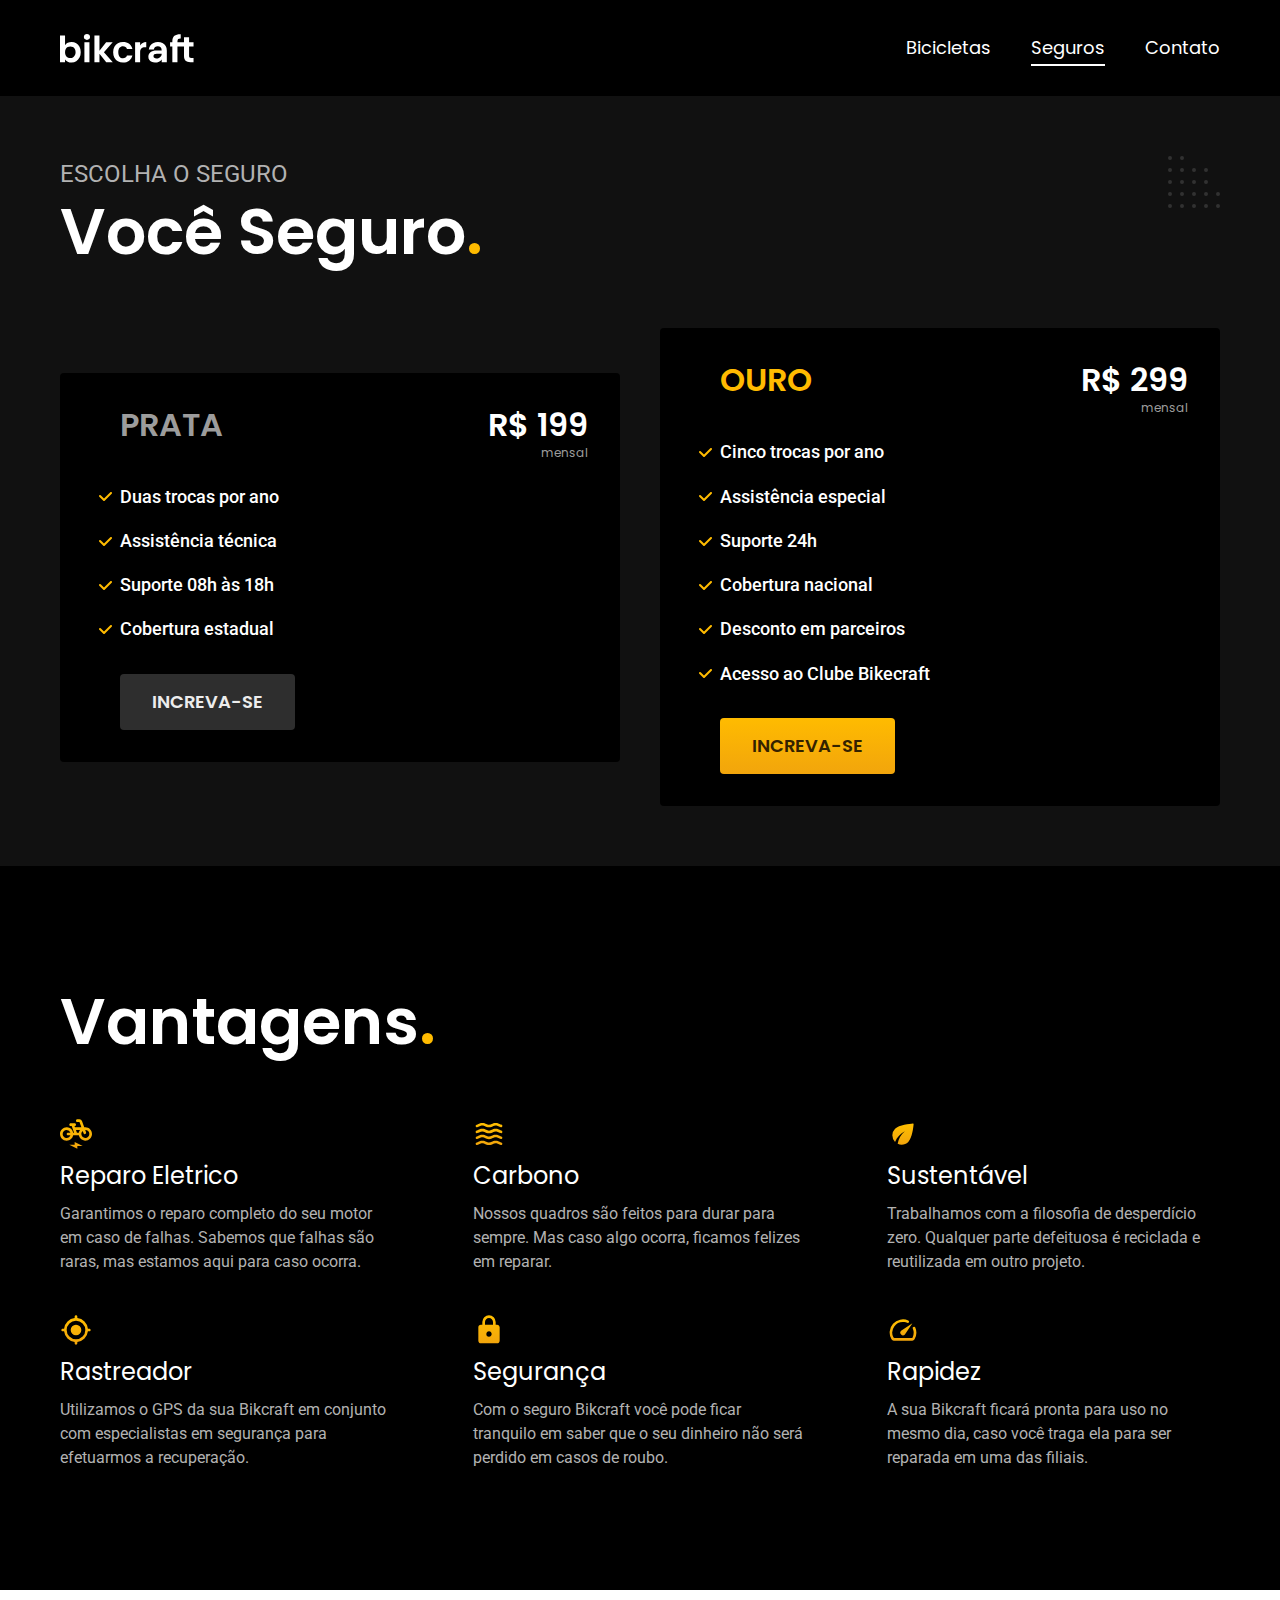
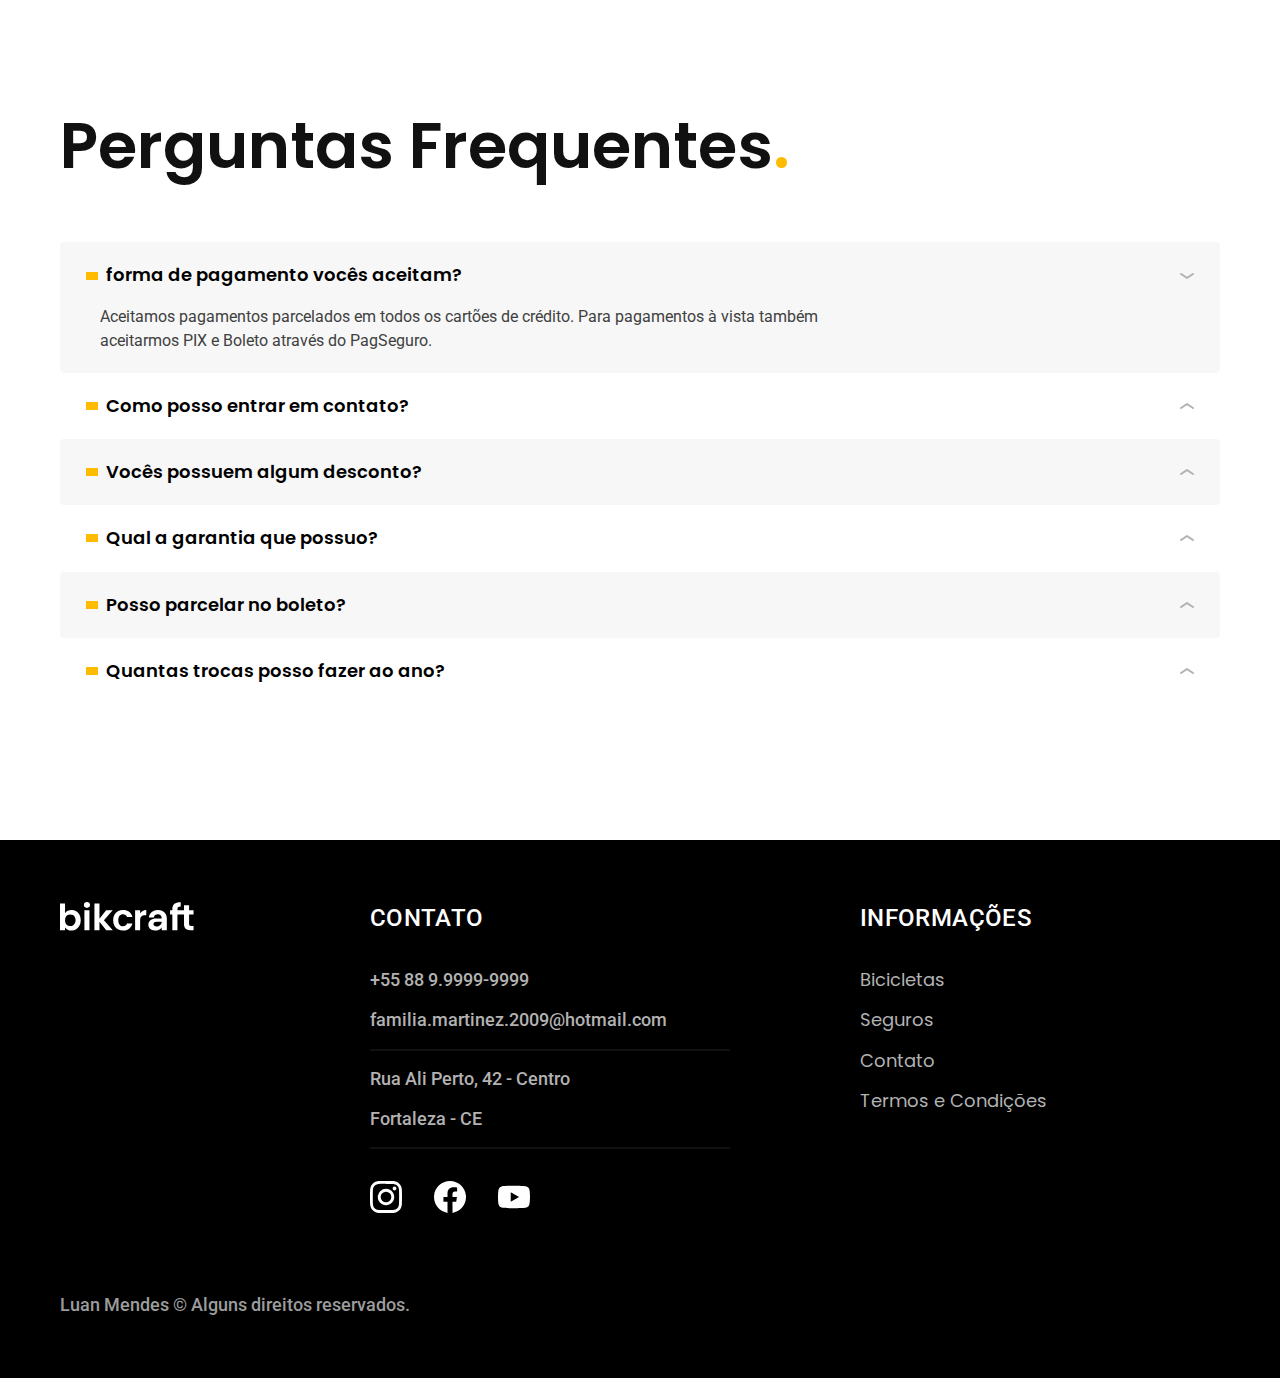
<file: seguros.html>
<!DOCTYPE html>
<html lang="pt-br">

<head>
    <meta charset="UTF-8">
    <meta name="viewport" content="width=device-width, initial-scale=1.0">
    <title>Seguros | Bikcraft</title>
    <meta name="description" content="Termos e Condições.">

    <link rel="icon" href="./favicon.svg" type="image/svg+xml">
    <link rel="preload" href="./css/style.min.css" as="style">
    <link rel="stylesheet" href="./css/style.min.css">

    <link rel="preconnect" href="https://fonts.googleapis.com">
    <link rel="preconnect" href="https://fonts.gstatic.com" crossorigin>
    <link
        href="https://fonts.googleapis.com/css2?family=Merriweather:ital,wght@1,900&family=Poppins:wght@400;600&family=Roboto:wght@400;500&display=swap"
        rel="stylesheet">

    <script>document.documentElement.classList.add('js');</script>
</head>

<body id="seguros">
    <header class="header-bg">
        <div class="header container">
            <a href="./">
                <img src="./img/bikcraft.svg" width="136" height="32" alt="bikcraft">
            </a>
            <nav aria-label="primaria">
                <ul class="header-menu font-1-m cor-0">
                    <li><a href="./bicicletas.html">Bicicletas</a></li>
                    <li><a href="./seguros.html">Seguros</a></li>
                    <li><a href="./contato.html">Contato</a></li>
                </ul>
            </nav>
        </div>
    </header>

    <main class="seguros-bg">
        <div class="titulo-bg">
            <div class="titulo container">
                <p class="font-2-l cor-5">Escolha o seguro</p>
                <h1 class="font-1-xxl cor-0">Você Seguro<span class="cor-p1">.</span></h1>
            </div>
        </div>

        <div class="seguros container">

            <div class="seguros-item fadeInLeft" data-anime="200">
                <h3 class="font-1-xl cor-6">Prata</h3>
                <span class="font-1-xl cor-0">R$ 199 <span class="font-1-xs cor-6">mensal</span></span>
                <ul class="font-2-m cor-0">
                    <li>Duas trocas por ano</li>
                    <li>Assistência técnica</li>
                    <li>Suporte 08h às 18h</li>
                    <li>Cobertura estadual</li>
                </ul>
                <a class="botao secundario" href="./orcamento.html?tipo=seguro&produto=prata">Increva-se</a>
            </div>

            <div class="seguros-item fadeInRight" data-anime="400">
                <h3 class="font-1-xl cor-p1">Ouro</h3>
                <span class="font-1-xl cor-0">R$ 299 <span class="font-1-xs cor-6">mensal</span></span>
                <ul class="font-2-m cor-0">
                    <li>Cinco trocas por ano</li>
                    <li>Assistência especial</li>
                    <li>Suporte 24h</li>
                    <li>Cobertura nacional</li>
                    <li>Desconto em parceiros</li>
                    <li>Acesso ao Clube Bikecraft</li>
                </ul>
                <a class="botao" href="./orcamento.html?tipo=seguro&produto=ouro">Increva-se</a>
            </div>

        </div>

    </main>

    <article class="vantagens-bg">
        <div class="vantagens container">
            <h2 class="font-1-xxl cor-0">Vantagens<span class="cor-p1">.</span></h2>
            <ul>
                <li>
                    <img src="./img/icones/eletrica.svg" alt="">
                    <h3 class="font-1-l cor-0">Reparo Eletrico</h3>
                    <p class="font-2-s cor-5">Garantimos o reparo completo do seu motor em caso de falhas. Sabemos que
                        falhas são raras, mas estamos aqui para caso ocorra.</p>
                </li>
                <li>
                    <img src="./img/icones/carbono.svg" alt="">
                    <h3 class="font-1-l cor-0">Carbono</h3>
                    <p class="font-2-s cor-5">Nossos quadros são feitos para durar para sempre. Mas caso algo ocorra,
                        ficamos felizes em reparar.</p>
                </li>
                <li>
                    <img src="./img/icones/sustentavel.svg" alt="">
                    <h3 class="font-1-l cor-0">Sustentável</h3>
                    <p class="font-2-s cor-5">Trabalhamos com a filosofia de desperdício zero. Qualquer parte defeituosa
                        é reciclada e reutilizada em outro projeto.</p>
                </li>
                <li>
                    <img src="./img/icones/rastreador.svg" alt="">
                    <h3 class="font-1-l cor-0">Rastreador</h3>
                    <p class="font-2-s cor-5">Utilizamos o GPS da sua Bikcraft em conjunto com especialistas em
                        segurança para efetuarmos a recuperação.</p>
                </li>
                <li>
                    <img src="./img/icones/seguro.svg" alt="">
                    <h3 class="font-1-l cor-0">Segurança</h3>
                    <p class="font-2-s cor-5">Com o seguro Bikcraft você pode ficar tranquilo em saber que o seu
                        dinheiro não será perdido em casos de roubo.</p>
                </li>
                <li>
                    <img src="./img/icones/velocidade.svg" alt="">
                    <h3 class="font-1-l cor-0">Rapidez</h3>
                    <p class="font-2-s cor-5">A sua Bikcraft ficará pronta para uso no mesmo dia, caso você traga ela
                        para ser reparada em uma das filiais.</p>
                </li>
            </ul>
        </div>
    </article>

    <article class="perguntas container">
        <h2 class="font-1-xxl">Perguntas Frequentes<span class="cor-p1">.</span></h2>

        <dl>
            <div>
                <dt><button class="font-1-m-b" aria-controls="pergunta1" aria-expanded="true">forma de pagamento vocês aceitam?</button></dt>
                <dd id="pergunta1" class="font-2-s cor-9 ativa">Aceitamos pagamentos parcelados em todos os cartões de crédito. Para pagamentos à vista também aceitarmos PIX e Boleto através do PagSeguro.</dd>
            </div>
            <div>
                <dt><button class="font-1-m-b" aria-controls="pergunta2" aria-expanded="false">Como posso entrar em contato?</button></dt>
                <dd id="pergunta2" class="font-2-s cor-9">Aceitamos pagamentos parcelados em todos os cartões de crédito. Para pagamentos à vista também aceitarmos PIX e Boleto através do PagSeguro.</dd>
            </div>
            <div>
                <dt><button class="font-1-m-b" aria-controls="pergunta3" aria-expanded="false">Vocês possuem algum desconto?</button></dt>
                <dd id="pergunta3" class="font-2-s cor-9">Aceitamos pagamentos parcelados em todos os cartões de crédito. Para pagamentos à vista também aceitarmos PIX e Boleto através do PagSeguro.</dd>
            </div>
            <div>
                <dt><button class="font-1-m-b" aria-controls="pergunta4" aria-expanded="false">Qual a garantia que possuo?</button></dt>
                <dd id="pergunta4" class="font-2-s cor-9">Aceitamos pagamentos parcelados em todos os cartões de crédito. Para pagamentos à vista também aceitarmos PIX e Boleto através do PagSeguro.</dd>
            </div>
            <div>
                <dt><button class="font-1-m-b" aria-controls="pergunta5" aria-expanded="false">Posso parcelar no boleto?</button></dt>
                <dd id="pergunta5" class="font-2-s cor-9">Aceitamos pagamentos parcelados em todos os cartões de crédito. Para pagamentos à vista também aceitarmos PIX e Boleto através do PagSeguro.</dd>
            </div>
            <div>
                <dt><button class="font-1-m-b" aria-controls="pergunta6" aria-expanded="false">Quantas trocas posso fazer ao ano?</button></dt>
                <dd id="pergunta6" class="font-2-s cor-9">Aceitamos pagamentos parcelados em todos os cartões de crédito. Para pagamentos à vista também aceitarmos PIX e Boleto através do PagSeguro.</dd>
            </div>
        </dl>
    </article>

    <footer class="footer-bg">
        <div class="footer container">
            <img src="./img/bikcraft.svg" width="136" height="32" alt="bikcraft">
            <div class="footer-contato">
                <h3 class="font-2-l-b cor-0">Contato</h3>
                <ul class="font-2-m cor-5">
                    <li><a href="tel:+5588999999999">+55 88 9.9999-9999</a></li>
                    <li><a href="mailto:familia.martinez.2009@hotmail.com">familia.martinez.2009@hotmail.com</a></li>
                    <li>Rua Ali Perto, 42 - Centro</li>
                    <li>Fortaleza - CE</li>
                </ul>
                <div class="footer-redes">
                    <a href="./">
                        <img src="./img/redes/instagram.svg" width="32" height="32" alt="Instagram">
                    </a>
                    <a href="./">
                        <img src="./img/redes/facebook.svg" width="32" height="32" alt="Facebook">
                    </a>
                    <a href="./">
                        <img src="./img/redes/youtube.svg" width="32" height="32" alt="Youtube">
                    </a>
                </div>
            </div>
            <div class="footer-informacoes">
                <h3 class="font-2-l-b cor-0">Informações</h3>
                <nav>
                    <ul class="font-1-m cor-5">
                        <li><a href="./bicicletas.html">Bicicletas</a></li>
                        <li><a href="./seguros.html">Seguros</a></li>
                        <li><a href="./contato.html">Contato</a></li>
                        <li><a href="./termos.html">Termos e Condições</a></li>
                    </ul>
                </nav>
            </div>
            <p class="footer-copy font-2-m cor-6">Luan Mendes © Alguns direitos reservados.</p>
        </div>
    </footer>

    <script src="./js/plugins/simple-anime.js"></script>
    <script src="./js/script.js"></script>
</body>

</html>
</file>
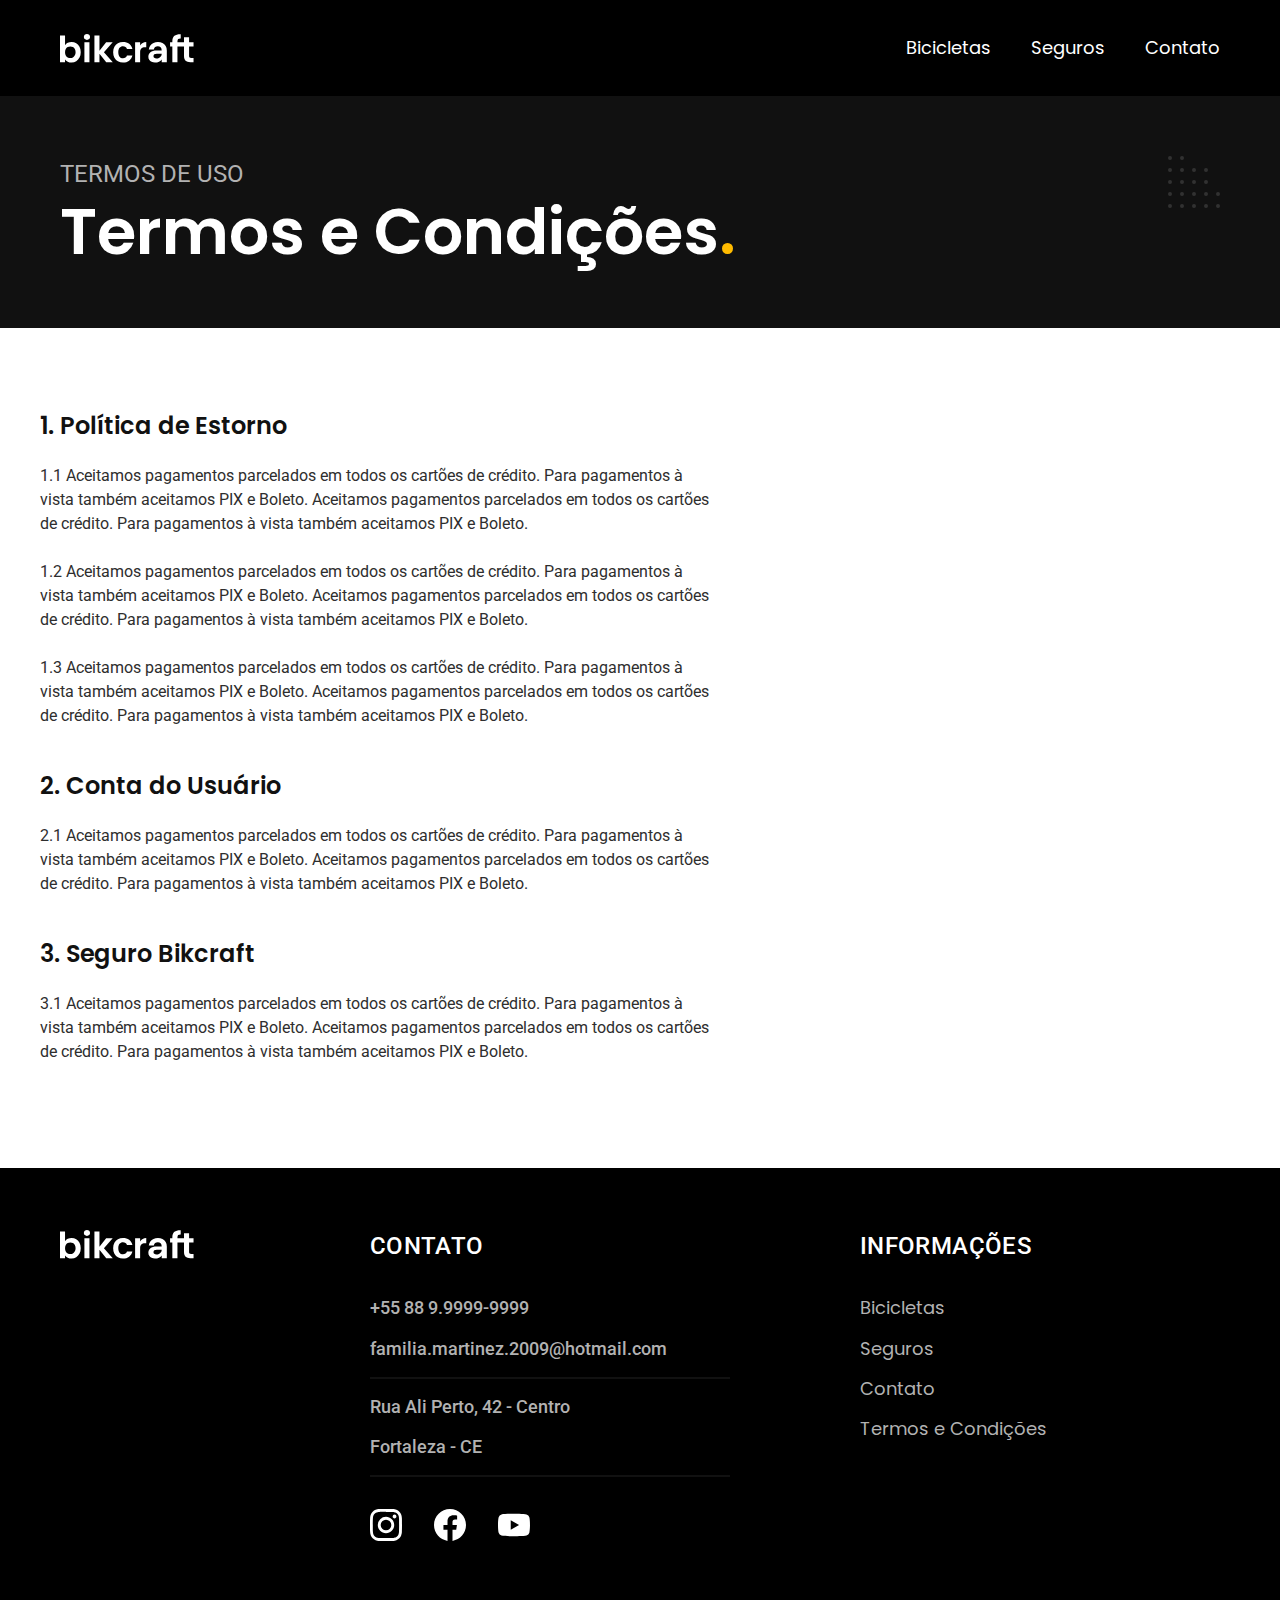
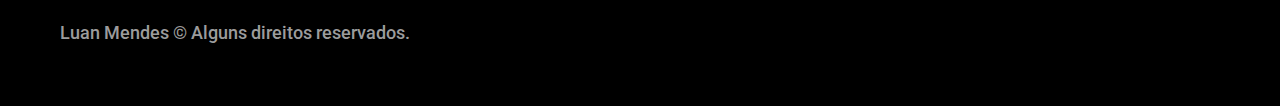
<file: termos.html>
<!DOCTYPE html>
<html lang="pt-br">

<head>
    <meta charset="UTF-8">
    <meta name="viewport" content="width=device-width, initial-scale=1.0">
    <title>Termos e Condições | Bikcraft</title>
    <meta name="description" content="Termos e Condições.">

    <link rel="icon" href="./favicon.svg" type="image/svg+xml">
    <link rel="preload" href="./css/style.min.css" as="style">
    <link rel="stylesheet" href="./css/style.min.css">

    <link rel="preconnect" href="https://fonts.googleapis.com">
    <link rel="preconnect" href="https://fonts.gstatic.com" crossorigin>
    <link
        href="https://fonts.googleapis.com/css2?family=Merriweather:ital,wght@1,900&family=Poppins:wght@400;600&family=Roboto:wght@400;500&display=swap"
        rel="stylesheet">

    <script>document.documentElement.classList.add('js');</script>
</head>

<body id="termos">
    <header class="header-bg">
        <div class="header container">
            <a href="./">
                <img src="./img/bikcraft.svg" width="136" height="32" alt="bikcraft">
            </a>
            <nav aria-label="primaria">
                <ul class="header-menu font-1-m cor-0">
                    <li><a href="./bicicletas.html">Bicicletas</a></li>
                    <li><a href="./seguros.html">Seguros</a></li>
                    <li><a href="./contato.html">Contato</a></li>
                </ul>
            </nav>
        </div>
    </header>

    <main>
        <div class="titulo-bg">
            <div class="titulo container">
                <p class="font-2-l cor-5">Termos de uso</p>
                <h1 class="font-1-xxl cor-0">Termos e Condições<span class="cor-p1">.</span></h1>
            </div>
        </div>

        <div class="termos font-2-s cor-10 container">
            <h2 class="font-1-l cor-11">1. Política de Estorno</h2>
            <p>1.1 Aceitamos pagamentos parcelados em todos os cartões de crédito. Para pagamentos à vista também
                aceitamos PIX e Boleto. Aceitamos pagamentos parcelados em todos os cartões de crédito. Para pagamentos
                à vista também aceitamos PIX e Boleto.</p>
            <p>1.2 Aceitamos pagamentos parcelados em todos os cartões de crédito. Para pagamentos à vista também
                aceitamos PIX e Boleto. Aceitamos pagamentos parcelados em todos os cartões de crédito. Para pagamentos
                à vista também aceitamos PIX e Boleto.</p>
            <p>1.3 Aceitamos pagamentos parcelados em todos os cartões de crédito. Para pagamentos à vista também
                aceitamos PIX e Boleto. Aceitamos pagamentos parcelados em todos os cartões de crédito. Para pagamentos
                à vista também aceitamos PIX e Boleto.</p>

            <h2 class="font-1-l cor-11">2. Conta do Usuário</h2>
            <p>2.1 Aceitamos pagamentos parcelados em todos os cartões de crédito. Para pagamentos à vista também
                aceitamos PIX e Boleto. Aceitamos pagamentos parcelados em todos os cartões de crédito. Para pagamentos
                à vista também aceitamos PIX e Boleto.</p>

            <h2 class="font-1-l cor-11">3. Seguro Bikcraft</h2>
            <p>3.1 Aceitamos pagamentos parcelados em todos os cartões de crédito. Para pagamentos à vista também
                aceitamos PIX e Boleto. Aceitamos pagamentos parcelados em todos os cartões de crédito. Para pagamentos
                à vista também aceitamos PIX e Boleto.</p>
        </div>
    </main>

    <footer class="footer-bg">
        <div class="footer container">
            <img src="./img/bikcraft.svg" width="136" height="32" alt="bikcraft">
            <div class="footer-contato">
                <h3 class="font-2-l-b cor-0">Contato</h3>
                <ul class="font-2-m cor-5">
                    <li><a href="tel:+5588999999999">+55 88 9.9999-9999</a></li>
                    <li><a href="mailto:familia.martinez.2009@hotmail.com">familia.martinez.2009@hotmail.com</a></li>
                    <li>Rua Ali Perto, 42 - Centro</li>
                    <li>Fortaleza - CE</li>
                </ul>
                <div class="footer-redes">
                    <a href="./">
                        <img src="./img/redes/instagram.svg" width="32" height="32" alt="Instagram">
                    </a>
                    <a href="./">
                        <img src="./img/redes/facebook.svg" width="32" height="32" alt="Facebook">
                    </a>
                    <a href="./">
                        <img src="./img/redes/youtube.svg" width="32" height="32" alt="Youtube">
                    </a>
                </div>
            </div>
            <div class="footer-informacoes">
                <h3 class="font-2-l-b cor-0">Informações</h3>
                <nav>
                    <ul class="font-1-m cor-5">
                        <li><a href="./bicicletas.html">Bicicletas</a></li>
                        <li><a href="./seguros.html">Seguros</a></li>
                        <li><a href="./contato.html">Contato</a></li>
                        <li><a href="./termos.html">Termos e Condições</a></li>
                    </ul>
                </nav>
            </div>
            <p class="footer-copy font-2-m cor-6">Luan Mendes © Alguns direitos reservados.</p>
        </div>
    </footer>

    <script src="./js/script.js"></script>
</body>

</html>
</file>
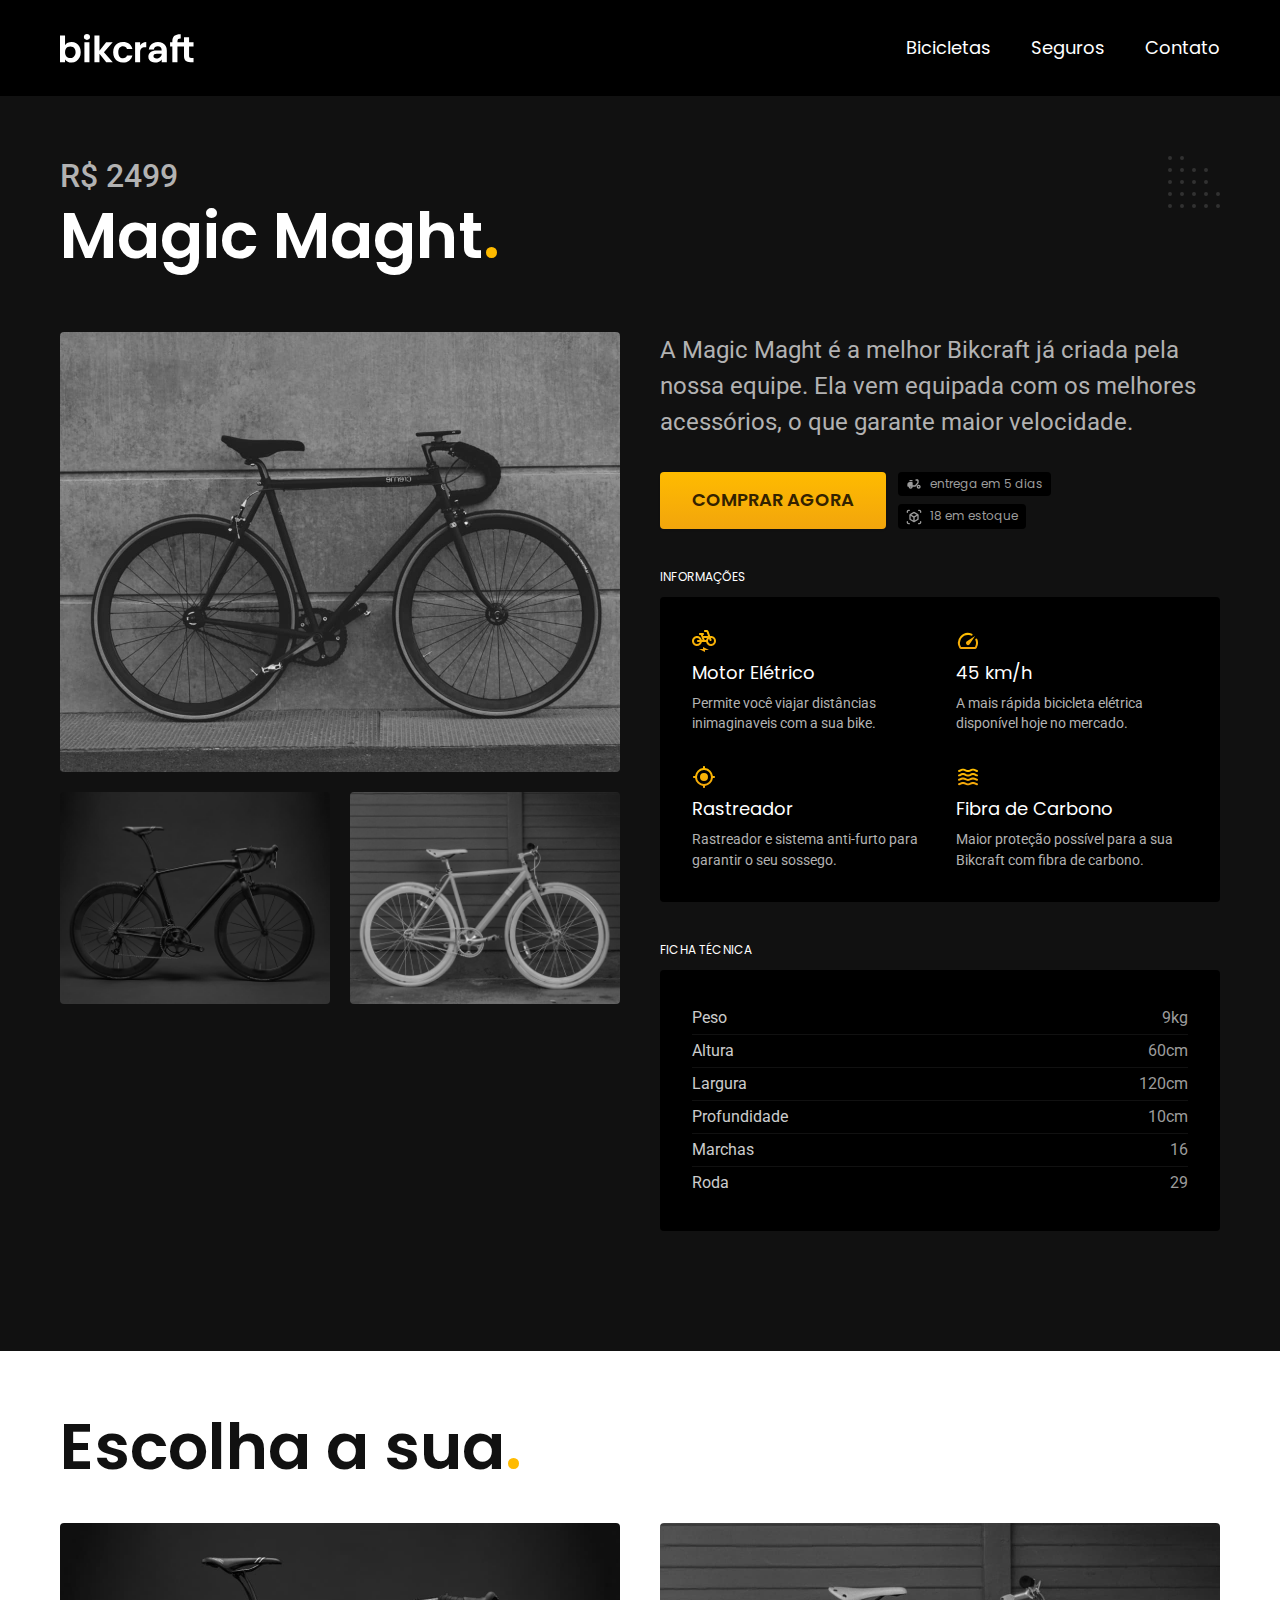
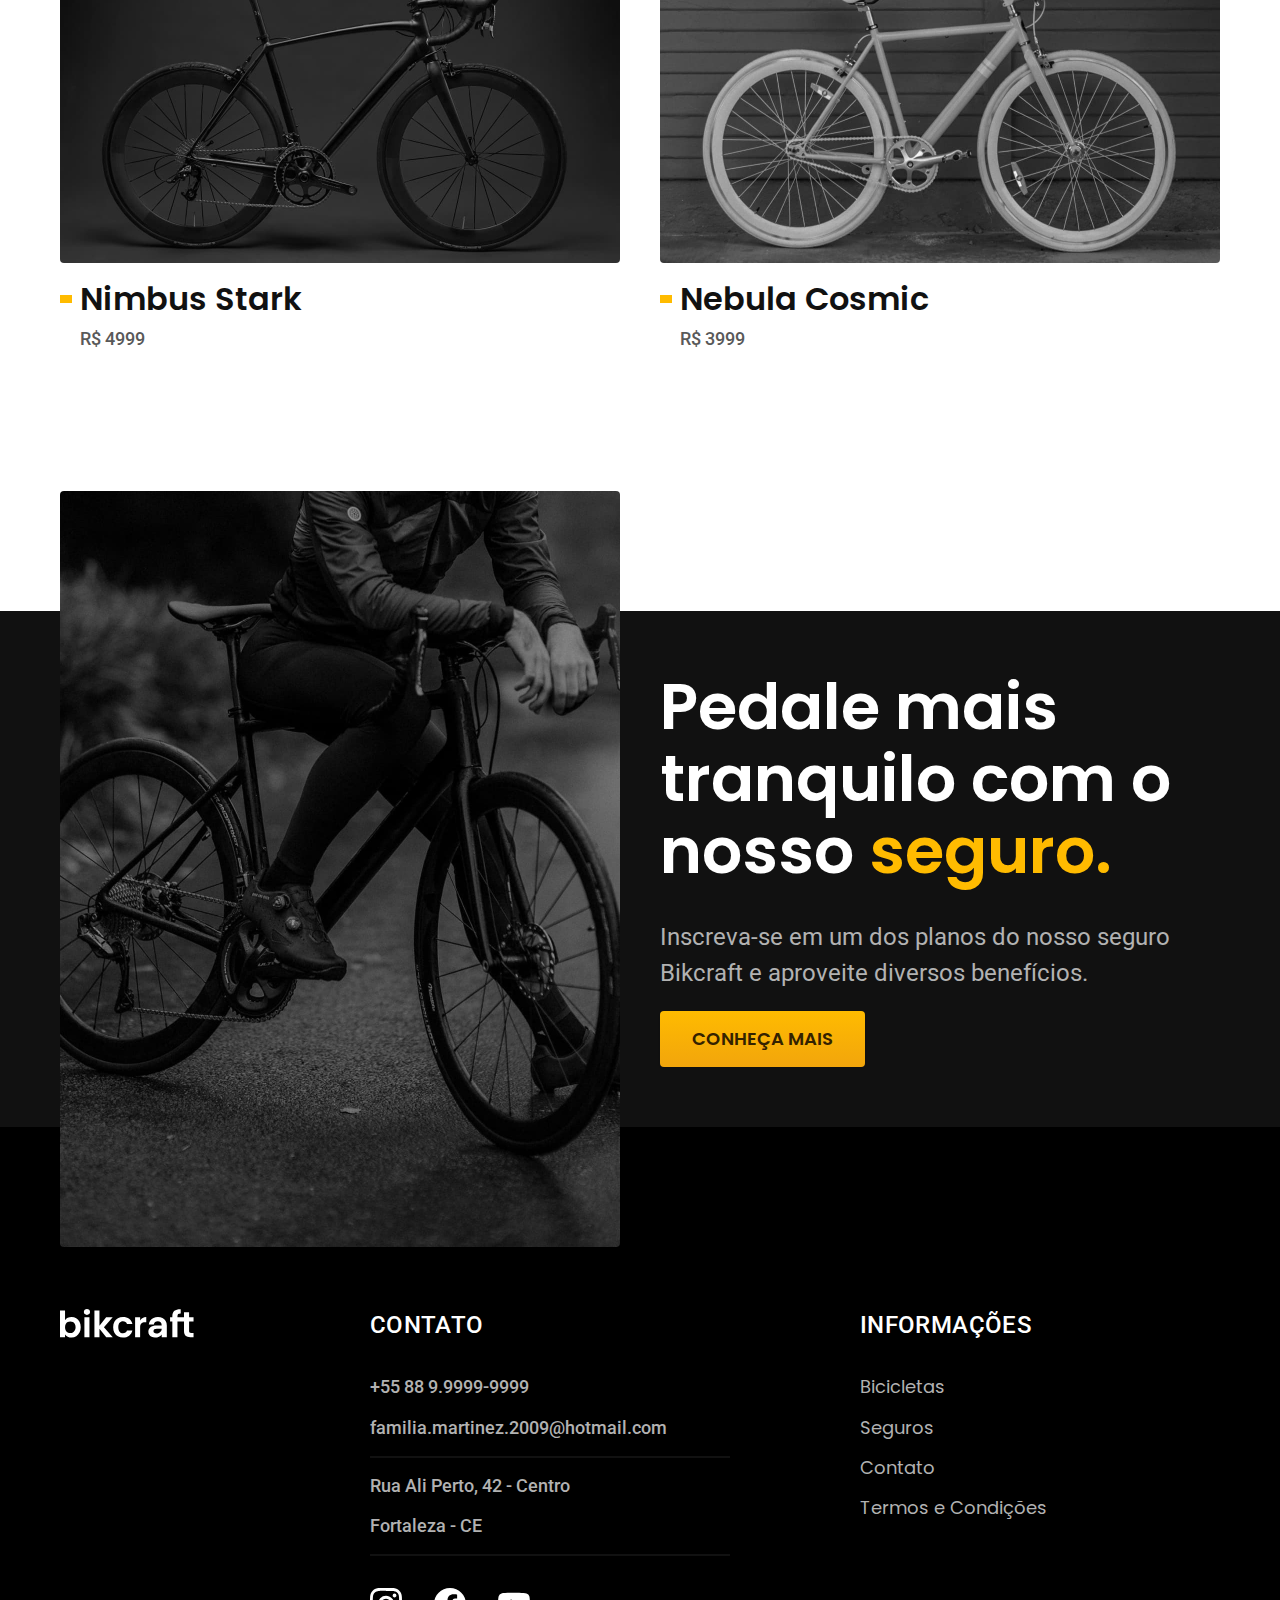
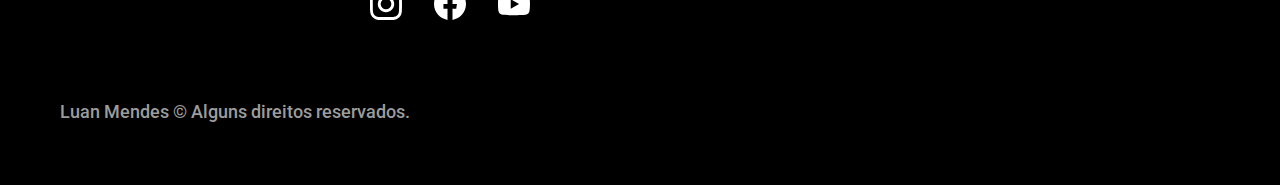
<file: bicicletas/magic.html>
<!DOCTYPE html>
<html lang="pt-br">

<head>
    <meta charset="UTF-8">
    <meta name="viewport" content="width=device-width, initial-scale=1.0">
    <title>Magic | Bikcraft</title>
    <meta name="description" content="Magic.">

    <link rel="icon" href="../favicon.svg" type="image/svg+xml">
    <link rel="stylesheet" href="../css/style.min.css">

    <link rel="preconnect" href="https://fonts.googleapis.com">
    <link rel="preconnect" href="https://fonts.gstatic.com" crossorigin>
    <link
        href="https://fonts.googleapis.com/css2?family=Merriweather:ital,wght@1,900&family=Poppins:wght@400;600&family=Roboto:wght@400;500&display=swap"
        rel="stylesheet">

    <script>document.documentElement.classList.add('js');</script>
</head>

<body id="bicicleta">
    <header class="header-bg">
        <div class="header container">
            <a href="../">
                <img src="../img/bikcraft.svg" alt="Bikcraft">
            </a>
            <nav aria-label="primaria">
                <ul class="header-menu font-1-m cor-0">
                    <li><a href="../bicicletas.html">Bicicletas</a></li>
                    <li><a href="../seguros.html">Seguros</a></li>
                    <li><a href="../contato.html">Contato</a></li>
                </ul>
            </nav>
        </div>
    </header>

    <main class="titulo-bg">
        <div>
            <div class="titulo container">
                <p class="font-2-xl cor-5">R$ 2499</p>
                <h1 class="font-1-xxl cor-0">Magic Maght<span class="cor-p1">.</span></h1>
            </div>
        </div>
        <div class="bicicleta container">
            <div class="bicicleta-imagens">
                <img src="../img/bicicleta/nimbus2.jpg" alt="Bicicleta 2">
                <img src="../img/bicicleta/nimbus1.jpg" alt="Bicicleta 1">
                <img src="../img/bicicleta/nimbus3.jpg" alt="Bicicleta 3">
            </div>
            <div class="bicicleta-conteudo">
                <p class="font-2-l cor-5">A Magic Maght é a melhor Bikcraft já criada pela nossa equipe. Ela vem
                    equipada com os melhores acessórios, o que garante maior velocidade.</p>
                <div class="bicicleta-comprar">
                    <a class="botao" href="../orcamento.html?tipo=bikcraft&produto=magic">Comprar Agora</a>
                    <span class="font-1-xs cor-6"><img src="../img/icones/entrega.svg" alt=""> entrega em 5 dias</span>
                    <span class="font-1-xs cor-6"><img src="../img/icones/estoque.svg" alt=""> 18 em estoque</span>
                </div>

                <h2 class="font-1-xs cor-0">Informações</h2>
                <ul class="bicicleta-informacoes">
                    <li>
                        <img src="../img/icones/eletrica.svg" alt="">
                        <h3 class="font-1-m cor-0">Motor Elétrico</h3>
                        <p class="font-2-xs cor-5">Permite você viajar distâncias inimaginaveis com a sua bike.</p>
                    </li>
                    <li>
                        <img src="../img/icones/velocidade.svg" alt="">
                        <h3 class="font-1-m cor-0">45 km/h</h3>
                        <p class="font-2-xs cor-5">A mais rápida bicicleta elétrica disponível hoje no mercado.</p>
                    </li>
                    <li>
                        <img src="../img/icones/rastreador.svg" alt="">
                        <h3 class="font-1-m cor-0">Rastreador</h3>
                        <p class="font-2-xs cor-5">Rastreador e sistema anti-furto para garantir o seu sossego.</p>
                    </li>
                    <li>
                        <img src="../img/icones/carbono.svg" alt="">
                        <h3 class="font-1-m cor-0">Fibra de Carbono</h3>
                        <p class="font-2-xs cor-5">Maior proteção possível para a sua Bikcraft com fibra de carbono.</p>
                    </li>
                </ul>
                <h2 class="font-1-xs cor-0">Ficha técnica</h2>
                <ul class="bicicleta-ficha font-2-s cor-4">
                    <li>Peso <span>9kg</span></li>
                    <li>Altura <span>60cm</span></li>
                    <li>Largura <span>120cm</span></li>
                    <li>Profundidade <span>10cm</span></li>
                    <li>Marchas <span>16</span></li>
                    <li>Roda <span>29</span></li>
                </ul>
            </div>
        </div>
    </main>

    <article class="bicicletas-lista container">
        <h2 class="font-1-xxl">Escolha a sua<span class="cor-p1">.</span></h2>
        <ul>
            <li>
                <a href="./nimbus.html">
                    <img src="../img/bicicletas/nimbus.jpg" alt="Bicicleta preta">
                    <h3 class="font-1-xl">Nimbus Stark</h3>
                    <span class="font-2-m cor-8">R$ 4999</span>
                </a>
            </li>
            <li>
                <a href="./nebula.html">
                    <img src="../img/bicicletas/nebula.jpg" alt="Bicicleta cinza">
                    <h3 class="font-1-xl">Nebula Cosmic</h3>
                    <span class="font-2-m cor-8">R$ 3999</span>
                </a>
            </li>
        </ul>
    </article>

    <article class="seguro-bg">
        <div class="seguro container">
            <div class="seguro-imagem">
                <img src="../img//fotos/seguros.jpg" alt="Pessoa parada encima de uma bicicleta">
            </div>
            <div class="seguro-conteudo">
                <h2 class="font-1-xxl cor-0">Pedale mais tranquilo com o nosso <span class="cor-p1">seguro.</span></h2>
                <p class="font-2-l cor-5">Inscreva-se em um dos planos do nosso seguro Bikcraft e aproveite diversos benefícios.</p>
                <a class="botao" href="../seguros.html">Conheça Mais</a>
            </div>
        </div>
    </article>

    <footer class="footer-bg">
        <div class="footer container">
            <img src="../img/bikcraft.svg" alt="bikcraft">
            <div class="footer-contato">
                <h3 class="font-2-l-b cor-0">Contato</h3>
                <ul class="font-2-m cor-5">
                    <li><a href="tel:+5588999999999">+55 88 9.9999-9999</a></li>
                    <li><a href="mailto:familia.martinez.2009@hotmail.com">familia.martinez.2009@hotmail.com</a></li>
                    <li>Rua Ali Perto, 42 - Centro</li>
                    <li>Fortaleza - CE</li>
                </ul>
                <div class="footer-redes">
                    <a href="../">
                        <img src="../img/redes/instagram.svg" alt="Instagram">
                    </a>
                    <a href="../">
                        <img src="../img/redes/facebook.svg" alt="Facebook">
                    </a>
                    <a href="../">
                        <img src="../img/redes/youtube.svg" alt="Youtube">
                    </a>
                </div>
            </div>
            <div class="footer-informacoes">
                <h3 class="font-2-l-b cor-0">Informações</h3>
                <nav>
                    <ul class="font-1-m cor-5">
                        <li><a href="../bicicletas.html">Bicicletas</a></li>
                        <li><a href="../seguros.html">Seguros</a></li>
                        <li><a href="../contato.html">Contato</a></li>
                        <li><a href="../termos.html">Termos e Condições</a></li>
                    </ul>
                </nav>
            </div>
            <p class="footer-copy font-2-m cor-6">Luan Mendes © Alguns direitos reservados.</p>
        </div>
    </footer>

    <script src="../js/script.js"></script>
</body>

</html>
</file>
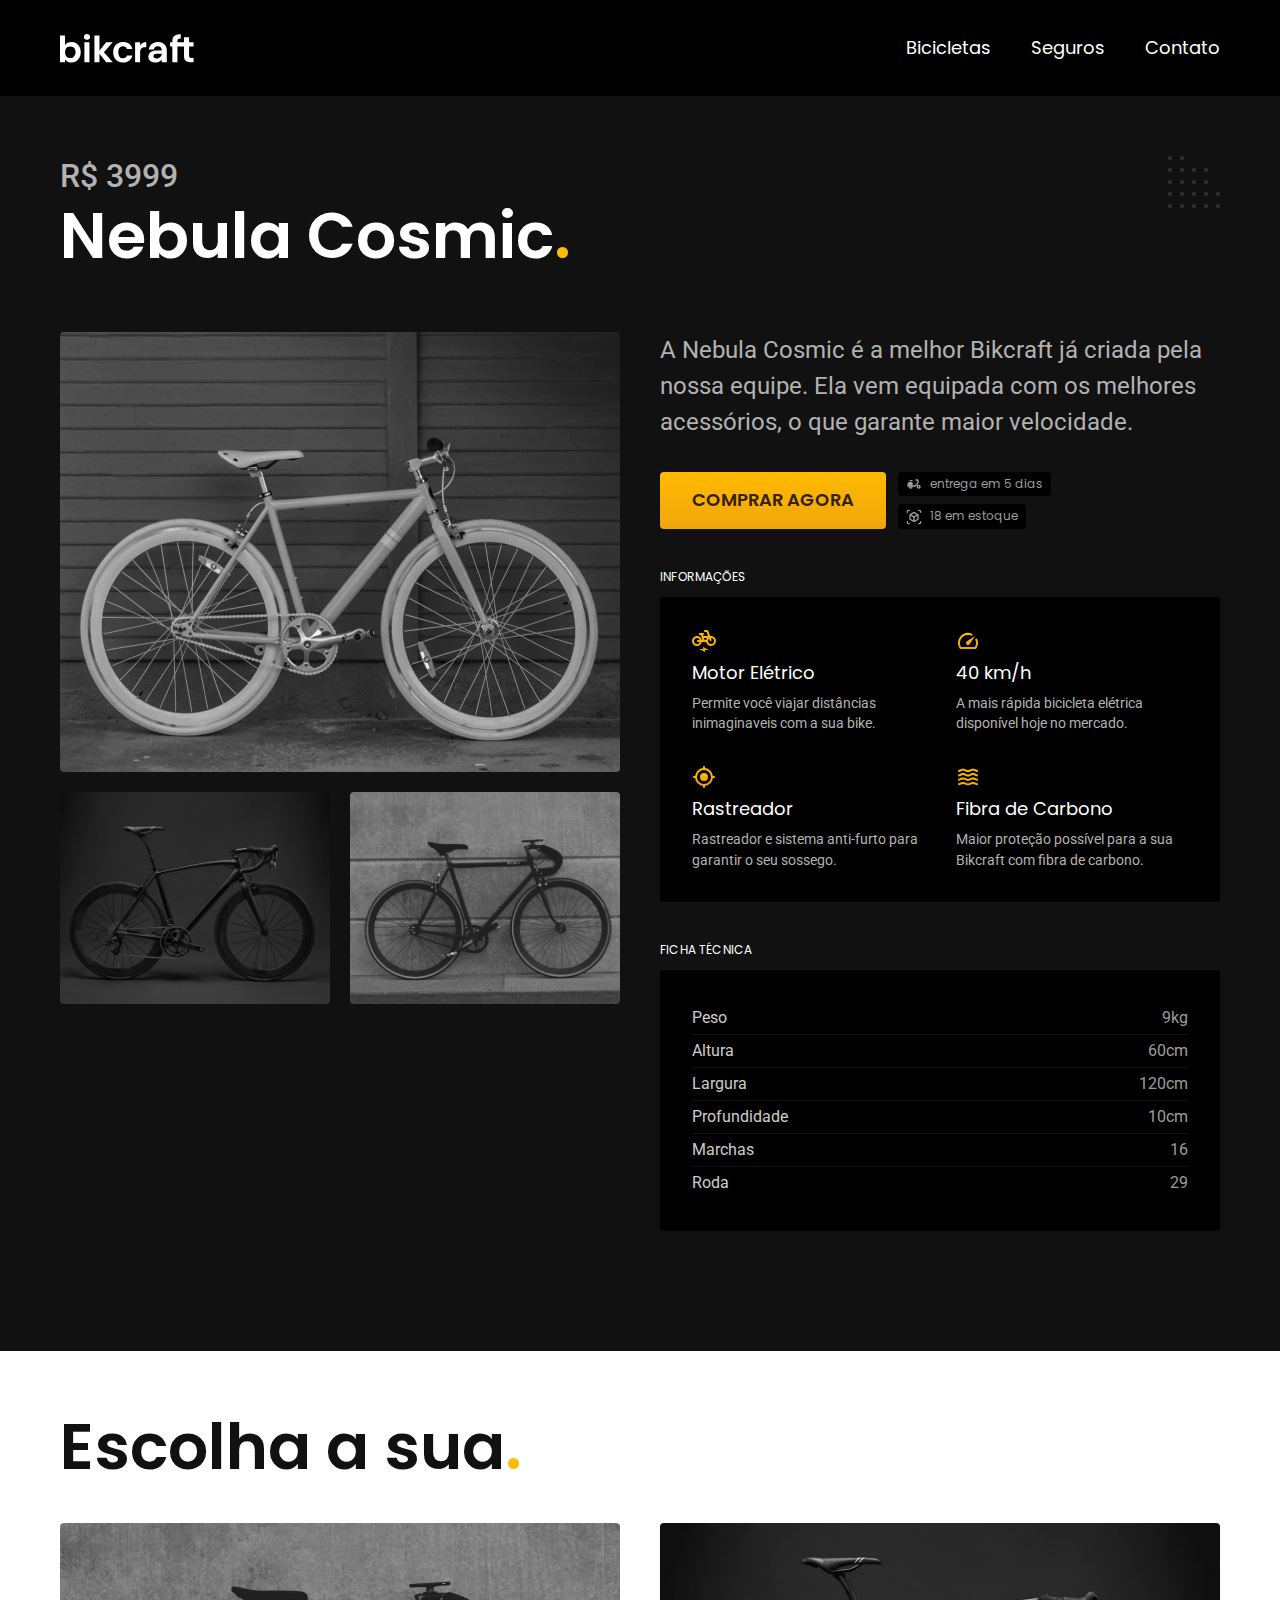
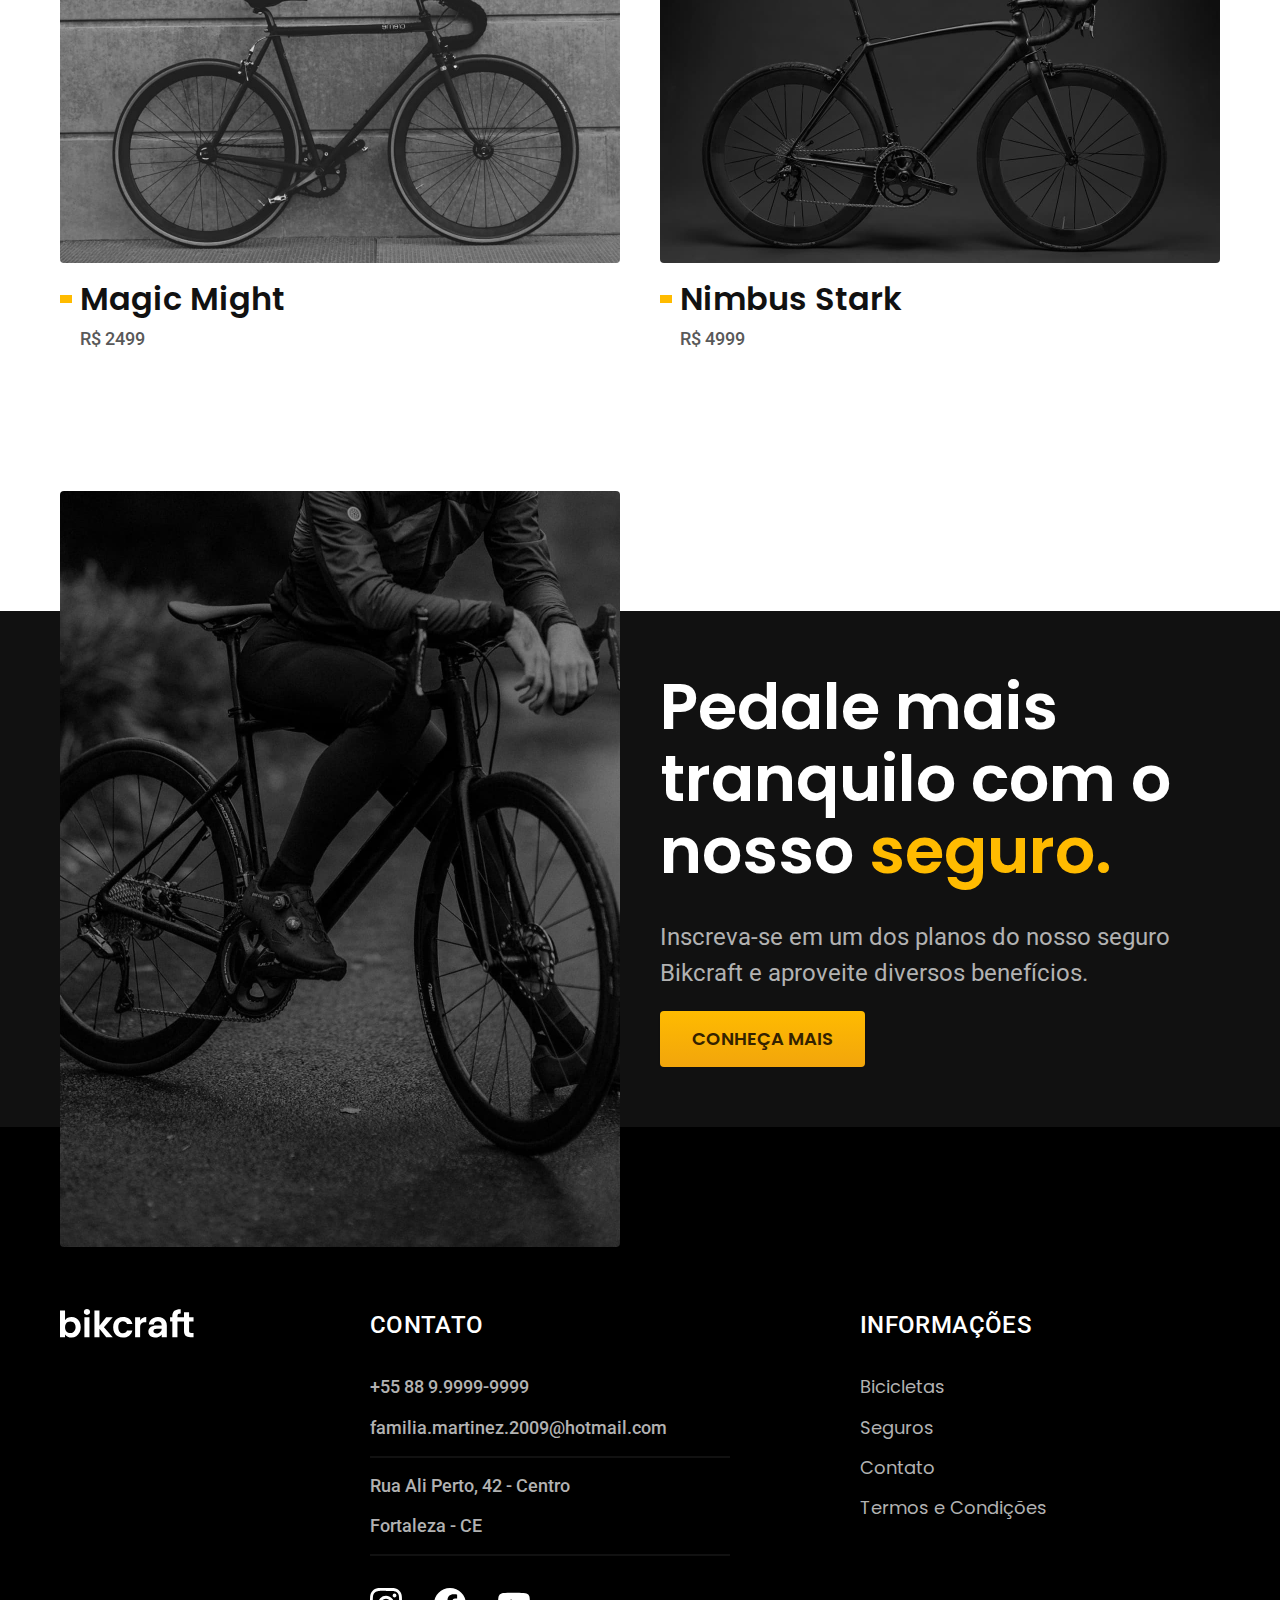
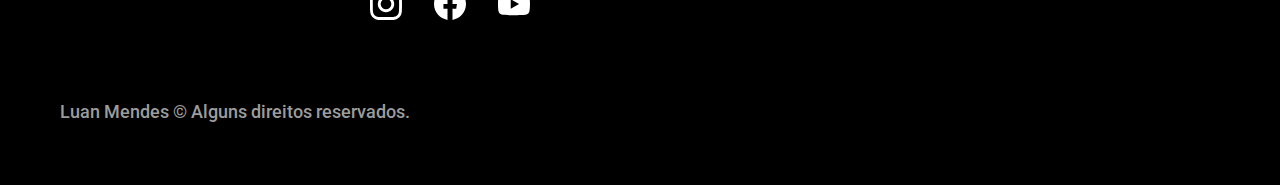
<file: bicicletas/nebula.html>
<!DOCTYPE html>
<html lang="pt-br">

<head>
    <meta charset="UTF-8">
    <meta name="viewport" content="width=device-width, initial-scale=1.0">
    <title>Nebula | Bikcraft</title>
    <meta name="description" content="Nebula.">

    <link rel="icon" href="../favicon.svg" type="image/svg+xml">
    <link rel="stylesheet" href="../css/style.min.css">

    <link rel="preconnect" href="https://fonts.googleapis.com">
    <link rel="preconnect" href="https://fonts.gstatic.com" crossorigin>
    <link
        href="https://fonts.googleapis.com/css2?family=Merriweather:ital,wght@1,900&family=Poppins:wght@400;600&family=Roboto:wght@400;500&display=swap"
        rel="stylesheet">

    <script>document.documentElement.classList.add('js');</script>
</head>

<body id="bicicleta">
    <header class="header-bg">
        <div class="header container">
            <a href="../">
                <img src="../img/bikcraft.svg" alt="Bikcraft">
            </a>
            <nav aria-label="primaria">
                <ul class="header-menu font-1-m cor-0">
                    <li><a href="../bicicletas.html">Bicicletas</a></li>
                    <li><a href="../seguros.html">Seguros</a></li>
                    <li><a href="../contato.html">Contato</a></li>
                </ul>
            </nav>
        </div>
    </header>

    <main class="titulo-bg">
        <div>
            <div class="titulo container">
                <p class="font-2-xl cor-5">R$ 3999</p>
                <h1 class="font-1-xxl cor-0">Nebula Cosmic<span class="cor-p1">.</span></h1>
            </div>
        </div>
        <div class="bicicleta container">
            <div class="bicicleta-imagens">
                <img src="../img/bicicleta/nimbus3.jpg" alt="Bicicleta 3">
                <img src="../img/bicicleta/nimbus1.jpg" alt="Bicicleta 1">
                <img src="../img/bicicleta/nimbus2.jpg" alt="Bicicleta 2">
            </div>
            <div class="bicicleta-conteudo">
                <p class="font-2-l cor-5">A Nebula Cosmic é a melhor Bikcraft já criada pela nossa equipe. Ela vem
                    equipada com os melhores acessórios, o que garante maior velocidade.</p>
                <div class="bicicleta-comprar">
                    <a class="botao" href="../orcamento.html?tipo=bikcraft&produto=nebula">Comprar Agora</a>
                    <span class="font-1-xs cor-6"><img src="../img/icones/entrega.svg" alt=""> entrega em 5 dias</span>
                    <span class="font-1-xs cor-6"><img src="../img/icones/estoque.svg" alt=""> 18 em estoque</span>
                </div>

                <h2 class="font-1-xs cor-0">Informações</h2>
                <ul class="bicicleta-informacoes">
                    <li>
                        <img src="../img/icones/eletrica.svg" alt="">
                        <h3 class="font-1-m cor-0">Motor Elétrico</h3>
                        <p class="font-2-xs cor-5">Permite você viajar distâncias inimaginaveis com a sua bike.</p>
                    </li>
                    <li>
                        <img src="../img/icones/velocidade.svg" alt="">
                        <h3 class="font-1-m cor-0">40 km/h</h3>
                        <p class="font-2-xs cor-5">A mais rápida bicicleta elétrica disponível hoje no mercado.</p>
                    </li>
                    <li>
                        <img src="../img/icones/rastreador.svg" alt="">
                        <h3 class="font-1-m cor-0">Rastreador</h3>
                        <p class="font-2-xs cor-5">Rastreador e sistema anti-furto para garantir o seu sossego.</p>
                    </li>
                    <li>
                        <img src="../img/icones/carbono.svg" alt="">
                        <h3 class="font-1-m cor-0">Fibra de Carbono</h3>
                        <p class="font-2-xs cor-5">Maior proteção possível para a sua Bikcraft com fibra de carbono.</p>
                    </li>
                </ul>
                <h2 class="font-1-xs cor-0">Ficha técnica</h2>
                <ul class="bicicleta-ficha font-2-s cor-4">
                    <li>Peso <span>9kg</span></li>
                    <li>Altura <span>60cm</span></li>
                    <li>Largura <span>120cm</span></li>
                    <li>Profundidade <span>10cm</span></li>
                    <li>Marchas <span>16</span></li>
                    <li>Roda <span>29</span></li>
                </ul>
            </div>
        </div>
    </main>

    <article class="bicicletas-lista container">
        <h2 class="font-1-xxl">Escolha a sua<span class="cor-p1">.</span></h2>
        <ul>
            <li>
                <a href="./magic.html">
                    <img src="../img/bicicletas/magic.jpg" alt="Bicicleta preta">
                    <h3 class="font-1-xl">Magic Might</h3>
                    <span class="font-2-m cor-8">R$ 2499</span>
                </a>
            </li>
            <li>
                <a href="./nimbus.html">
                    <img src="../img/bicicletas/nimbus.jpg" alt="Bicicleta cinza">
                    <h3 class="font-1-xl">Nimbus Stark</h3>
                    <span class="font-2-m cor-8">R$ 4999</span>
                </a>
            </li>
        </ul>
    </article>

    <article class="seguro-bg">
        <div class="seguro container">
            <div class="seguro-imagem">
                <img src="../img//fotos/seguros.jpg" alt="Pessoa parada encima de uma bicicleta">
            </div>
            <div class="seguro-conteudo">
                <h2 class="font-1-xxl cor-0">Pedale mais tranquilo com o nosso <span class="cor-p1">seguro.</span></h2>
                <p class="font-2-l cor-5">Inscreva-se em um dos planos do nosso seguro Bikcraft e aproveite diversos benefícios.</p>
                <a class="botao" href="../seguros.html">Conheça Mais</a>
            </div>
        </div>
    </article>

    <footer class="footer-bg">
        <div class="footer container">
            <img src="../img/bikcraft.svg" alt="bikcraft">
            <div class="footer-contato">
                <h3 class="font-2-l-b cor-0">Contato</h3>
                <ul class="font-2-m cor-5">
                    <li><a href="tel:+5588999999999">+55 88 9.9999-9999</a></li>
                    <li><a href="mailto:familia.martinez.2009@hotmail.com">familia.martinez.2009@hotmail.com</a></li>
                    <li>Rua Ali Perto, 42 - Centro</li>
                    <li>Fortaleza - CE</li>
                </ul>
                <div class="footer-redes">
                    <a href="../">
                        <img src="../img/redes/instagram.svg" alt="Instagram">
                    </a>
                    <a href="../">
                        <img src="../img/redes/facebook.svg" alt="Facebook">
                    </a>
                    <a href="../">
                        <img src="../img/redes/youtube.svg" alt="Youtube">
                    </a>
                </div>
            </div>
            <div class="footer-informacoes">
                <h3 class="font-2-l-b cor-0">Informações</h3>
                <nav>
                    <ul class="font-1-m cor-5">
                        <li><a href="../bicicletas.html">Bicicletas</a></li>
                        <li><a href="../seguros.html">Seguros</a></li>
                        <li><a href="../contato.html">Contato</a></li>
                        <li><a href="../termos.html">Termos e Condições</a></li>
                    </ul>
                </nav>
            </div>
            <p class="footer-copy font-2-m cor-6">Luan Mendes © Alguns direitos reservados.</p>
        </div>
    </footer>

    <script src="../js/script.js"></script>
</body>

</html>
</file>
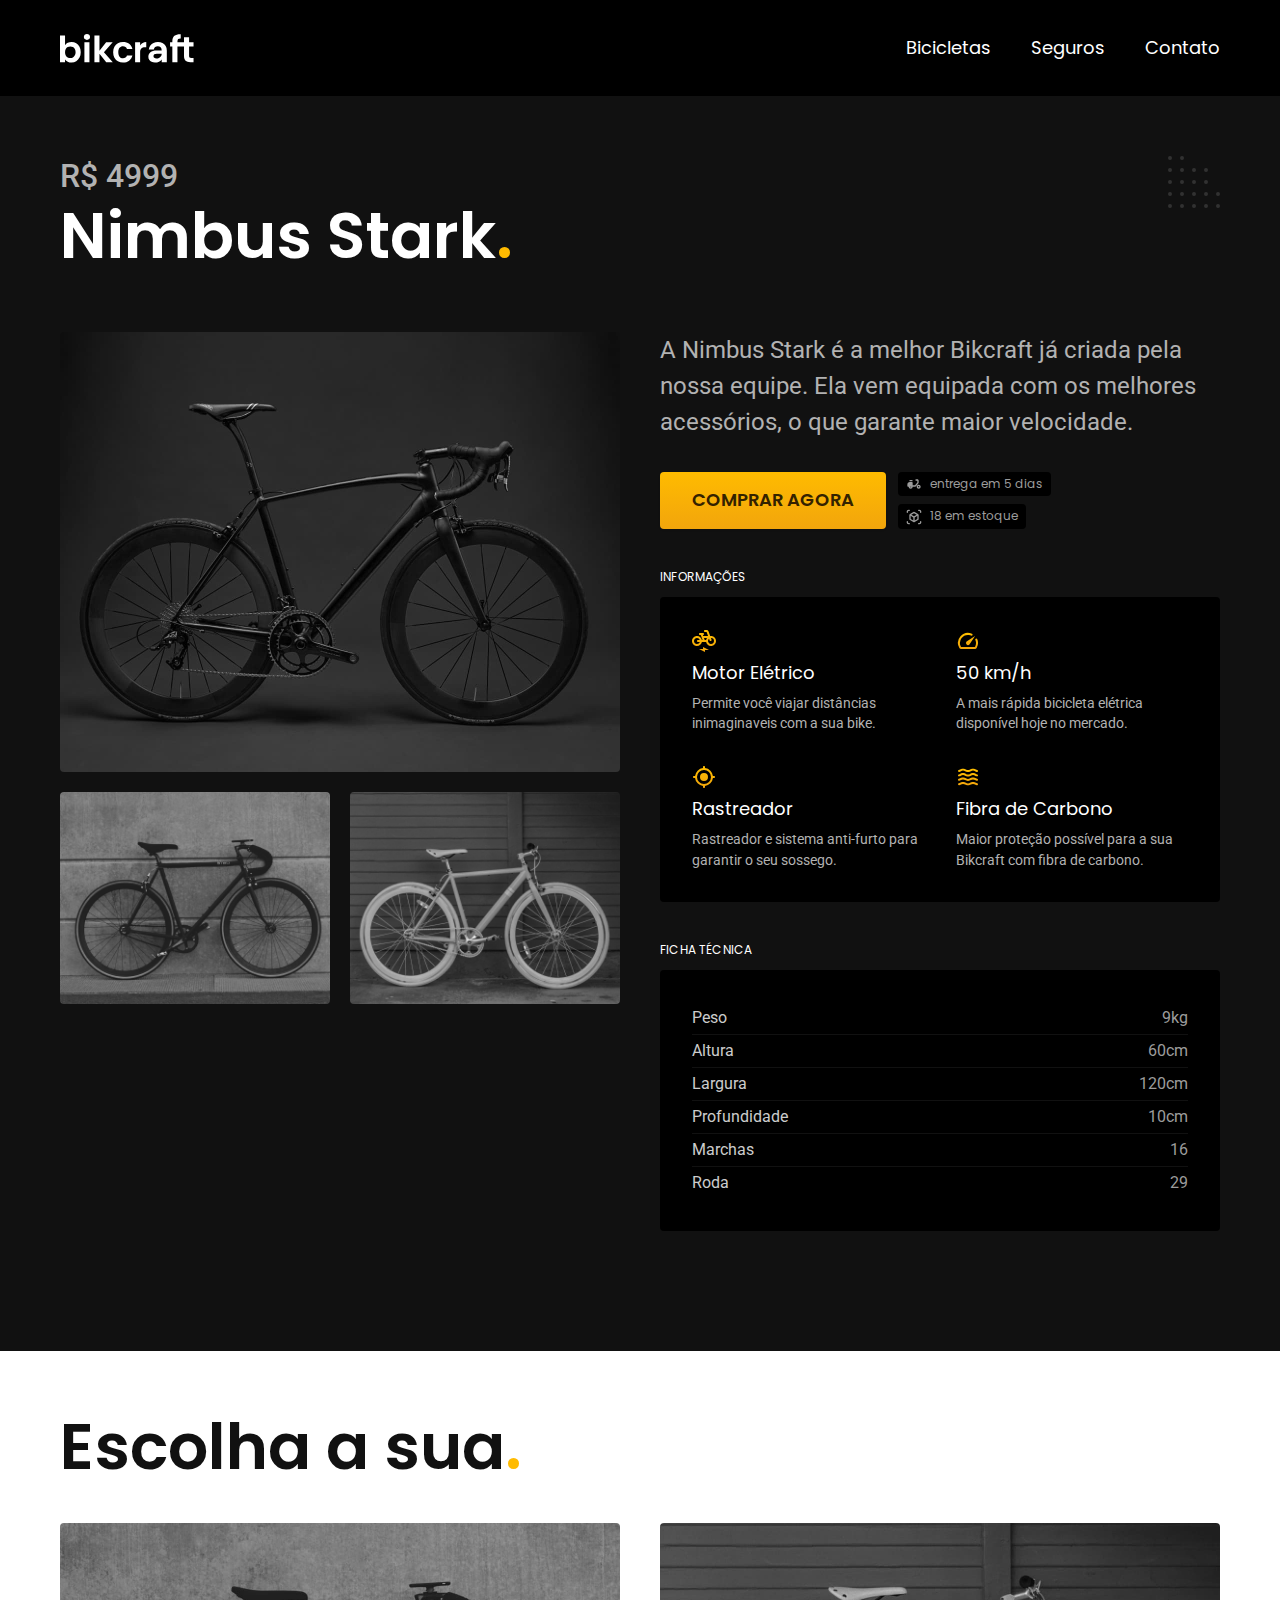
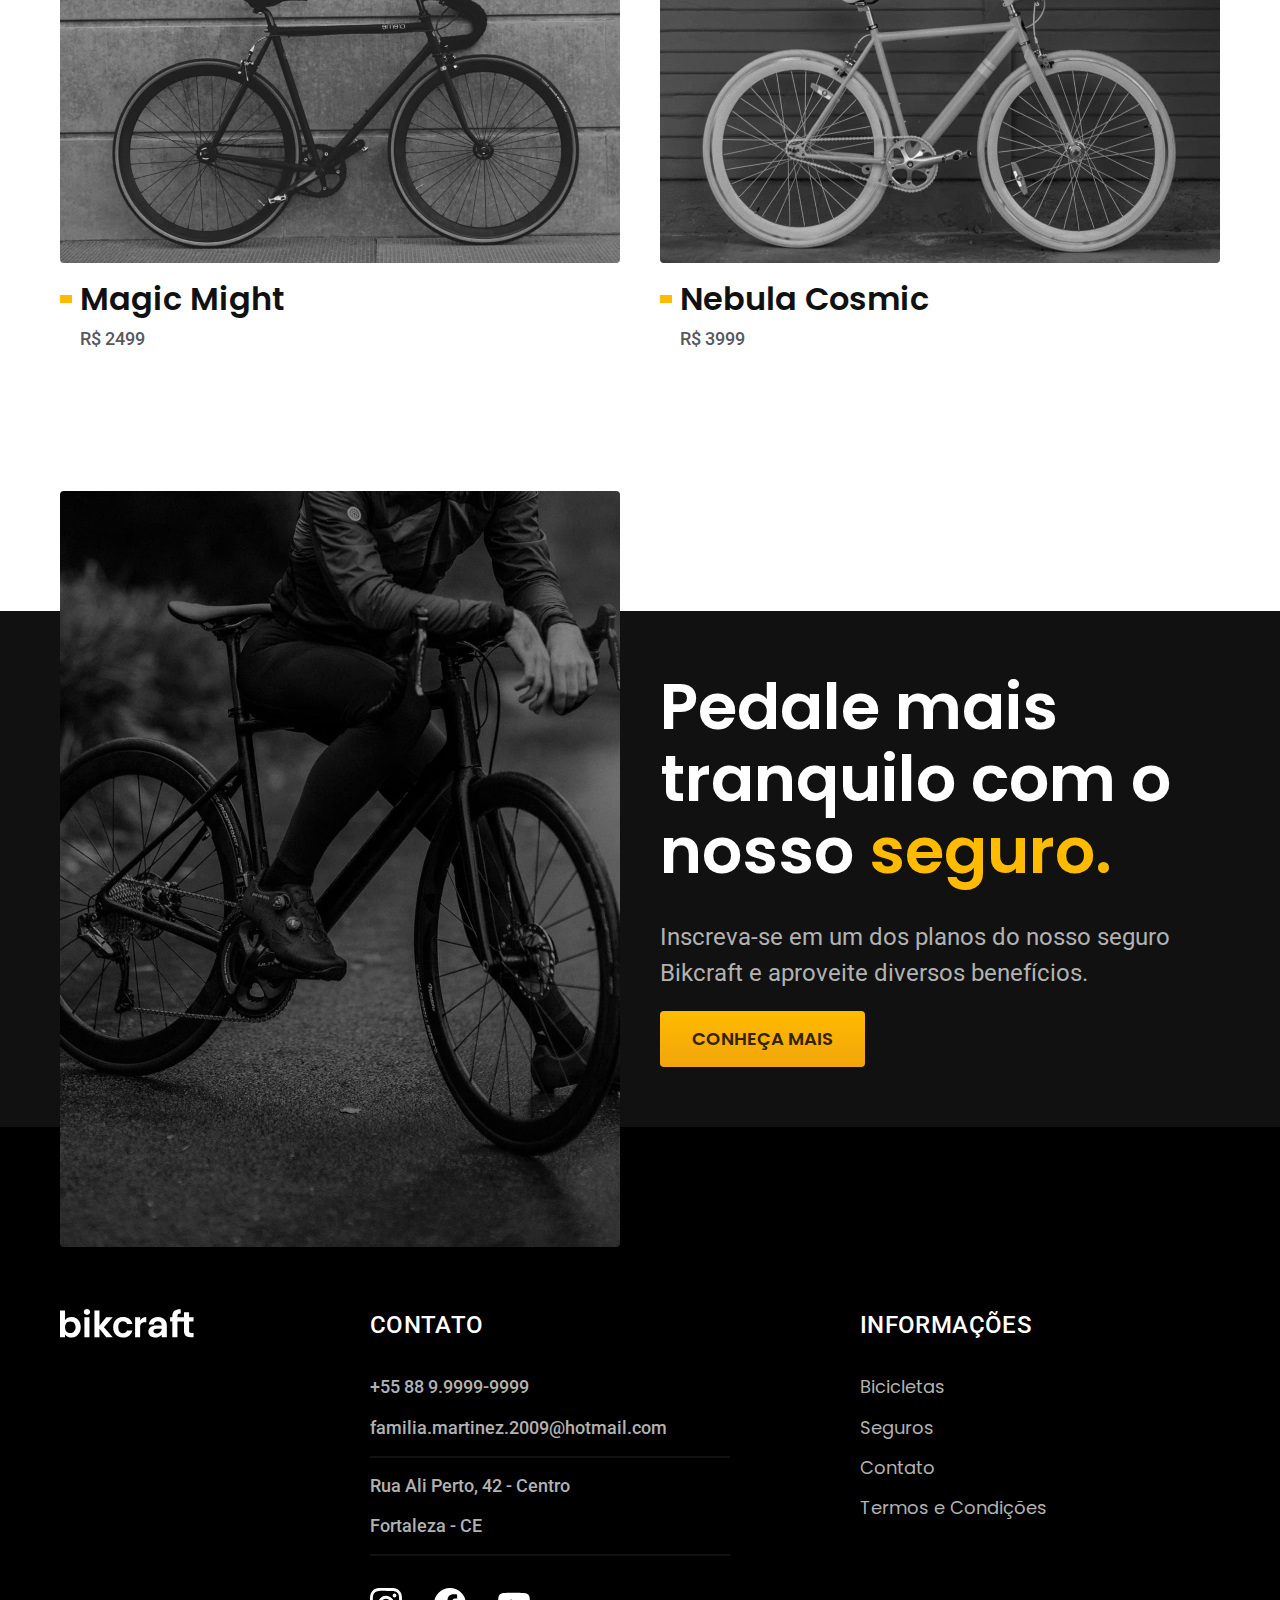
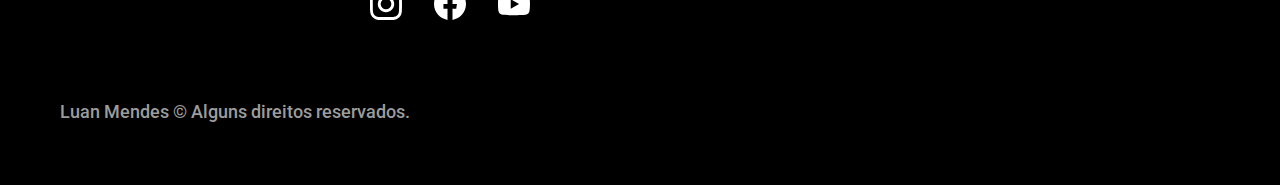
<file: bicicletas/nimbus.html>
<!DOCTYPE html>
<html lang="pt-br">

<head>
    <meta charset="UTF-8">
    <meta name="viewport" content="width=device-width, initial-scale=1.0">
    <title>Nimbus | Bikcraft</title>
    <meta name="description" content="Nimbus.">

    <link rel="icon" href="../favicon.svg" type="image/svg+xml">
    <link rel="stylesheet" href="../css/style.min.css">

    <link rel="preconnect" href="https://fonts.googleapis.com">
    <link rel="preconnect" href="https://fonts.gstatic.com" crossorigin>
    <link
        href="https://fonts.googleapis.com/css2?family=Merriweather:ital,wght@1,900&family=Poppins:wght@400;600&family=Roboto:wght@400;500&display=swap"
        rel="stylesheet">

    <script>document.documentElement.classList.add('js');</script>
</head>

<body id="bicicleta">
    <header class="header-bg">
        <div class="header container">
            <a href="../">
                <img src="../img/bikcraft.svg" alt="Bikcraft">
            </a>
            <nav aria-label="primaria">
                <ul class="header-menu font-1-m cor-0">
                    <li><a href="../bicicletas.html">Bicicletas</a></li>
                    <li><a href="../seguros.html">Seguros</a></li>
                    <li><a href="../contato.html">Contato</a></li>
                </ul>
            </nav>
        </div>
    </header>

    <main class="titulo-bg">
        <div>
            <div class="titulo container">
                <p class="font-2-xl cor-5">R$ 4999</p>
                <h1 class="font-1-xxl cor-0">Nimbus Stark<span class="cor-p1">.</span></h1>
            </div>
        </div>
        <div class="bicicleta container">
            <div class="bicicleta-imagens">
                <img src="../img/bicicleta/nimbus1.jpg" alt="Bicicleta 1">
                <img src="../img/bicicleta/nimbus2.jpg" alt="Bicicleta 2">
                <img src="../img/bicicleta/nimbus3.jpg" alt="Bicicleta 3">
            </div>
            <div class="bicicleta-conteudo">
                <p class="font-2-l cor-5">A Nimbus Stark é a melhor Bikcraft já criada pela nossa equipe. Ela vem
                    equipada com os melhores acessórios, o que garante maior velocidade.</p>
                <div class="bicicleta-comprar">
                    <a class="botao" href="../orcamento.html?tipo=bikcraft&produto=nimbus">Comprar Agora</a>
                    <span class="font-1-xs cor-6"><img src="../img/icones/entrega.svg" alt=""> entrega em 5 dias</span>
                    <span class="font-1-xs cor-6"><img src="../img/icones/estoque.svg" alt=""> 18 em estoque</span>
                </div>

                <h2 class="font-1-xs cor-0">Informações</h2>
                <ul class="bicicleta-informacoes">
                    <li>
                        <img src="../img/icones/eletrica.svg" alt="">
                        <h3 class="font-1-m cor-0">Motor Elétrico</h3>
                        <p class="font-2-xs cor-5">Permite você viajar distâncias inimaginaveis com a sua bike.</p>
                    </li>
                    <li>
                        <img src="../img/icones/velocidade.svg" alt="">
                        <h3 class="font-1-m cor-0">50 km/h</h3>
                        <p class="font-2-xs cor-5">A mais rápida bicicleta elétrica disponível hoje no mercado.</p>
                    </li>
                    <li>
                        <img src="../img/icones/rastreador.svg" alt="">
                        <h3 class="font-1-m cor-0">Rastreador</h3>
                        <p class="font-2-xs cor-5">Rastreador e sistema anti-furto para garantir o seu sossego.</p>
                    </li>
                    <li>
                        <img src="../img/icones/carbono.svg" alt="">
                        <h3 class="font-1-m cor-0">Fibra de Carbono</h3>
                        <p class="font-2-xs cor-5">Maior proteção possível para a sua Bikcraft com fibra de carbono.</p>
                    </li>
                </ul>
                <h2 class="font-1-xs cor-0">Ficha técnica</h2>
                <ul class="bicicleta-ficha font-2-s cor-4">
                    <li>Peso <span>9kg</span></li>
                    <li>Altura <span>60cm</span></li>
                    <li>Largura <span>120cm</span></li>
                    <li>Profundidade <span>10cm</span></li>
                    <li>Marchas <span>16</span></li>
                    <li>Roda <span>29</span></li>
                </ul>
            </div>
        </div>
    </main>

    <article class="bicicletas-lista container">
        <h2 class="font-1-xxl">Escolha a sua<span class="cor-p1">.</span></h2>
        <ul>
            <li>
                <a href="./magic.html">
                    <img src="../img/bicicletas/magic.jpg" alt="Bicicleta preta">
                    <h3 class="font-1-xl">Magic Might</h3>
                    <span class="font-2-m cor-8">R$ 2499</span>
                </a>
            </li>
            <li>
                <a href="./nebula.html">
                    <img src="../img/bicicletas/nebula.jpg" alt="Bicicleta cinza">
                    <h3 class="font-1-xl">Nebula Cosmic</h3>
                    <span class="font-2-m cor-8">R$ 3999</span>
                </a>
            </li>
        </ul>
    </article>

    <article class="seguro-bg">
        <div class="seguro container">
            <div class="seguro-imagem">
                <img src="../img//fotos/seguros.jpg" alt="Pessoa parada encima de uma bicicleta">
            </div>
            <div class="seguro-conteudo">
                <h2 class="font-1-xxl cor-0">Pedale mais tranquilo com o nosso <span class="cor-p1">seguro.</span></h2>
                <p class="font-2-l cor-5">Inscreva-se em um dos planos do nosso seguro Bikcraft e aproveite diversos benefícios.</p>
                <a class="botao" href="../seguros.html">Conheça Mais</a>
            </div>
        </div>
    </article>

    <footer class="footer-bg">
        <div class="footer container">
            <img src="../img/bikcraft.svg" alt="bikcraft">
            <div class="footer-contato">
                <h3 class="font-2-l-b cor-0">Contato</h3>
                <ul class="font-2-m cor-5">
                    <li><a href="tel:+5588999999999">+55 88 9.9999-9999</a></li>
                    <li><a href="mailto:familia.martinez.2009@hotmail.com">familia.martinez.2009@hotmail.com</a></li>
                    <li>Rua Ali Perto, 42 - Centro</li>
                    <li>Fortaleza - CE</li>
                </ul>
                <div class="footer-redes">
                    <a href="../">
                        <img src="../img/redes/instagram.svg" alt="Instagram">
                    </a>
                    <a href="../">
                        <img src="../img/redes/facebook.svg" alt="Facebook">
                    </a>
                    <a href="../">
                        <img src="../img/redes/youtube.svg" alt="Youtube">
                    </a>
                </div>
            </div>
            <div class="footer-informacoes">
                <h3 class="font-2-l-b cor-0">Informações</h3>
                <nav>
                    <ul class="font-1-m cor-5">
                        <li><a href="../bicicletas.html">Bicicletas</a></li>
                        <li><a href="../seguros.html">Seguros</a></li>
                        <li><a href="../contato.html">Contato</a></li>
                        <li><a href="../termos.html">Termos e Condições</a></li>
                    </ul>
                </nav>
            </div>
            <p class="footer-copy font-2-m cor-6">Luan Mendes © Alguns direitos reservados.</p>
        </div>
    </footer>

    <script src="../js/script.js"></script>
</body>

</html>
</file>
<file: css/style.min.css>
.header{display:flex;flex-wrap:wrap;gap:20px;justify-content:space-between;align-items:center;padding-top:20px;padding-bottom:20px}.header-bg{background-color:var(--cor-12)}.header-menu{display:flex;flex-wrap:wrap;gap:40px}.header-menu a{display:inline-block;padding:16px 0;position:relative}.header-menu a:after{content:"";display:block;height:2px;width:0;background-color:var(--cor-0);margin-top:4px;transition:.3s;position:absolute}.header-menu a.ativo::after,.header-menu a:hover:after{width:100%}@media (max-width:800px){.header a::after{display:none}.header-menu{gap:20px}.header-menu a{background:var(--cor-11);padding:12px 16px;border-radius:4px}.header-menu a:hover{background-color:var(--cor-10)}}@media (max-width:600px){.header-menu{gap:12px}.header-menu a{padding:8px 12px;font-size:14px}}.font-1-xs{font:400 0.75rem/1.35 Poppins,sans-serif}.font-2-xs{font:400 0.875rem/1.43 Roboto,sans-serif}.font-1-s{font:400 1rem/1.5 Poppins,sans-serif}.font-2-s{font:400 1rem/1.5 Roboto,sans-serif}.font-1-m,.font-1-m-b{font:400 1.125rem/1.35 Poppins,sans-serif}.font-1-m-b{font-weight:600}.font-2-m{font:500 1.125rem/1.35 Roboto,sans-serif}.font-1-l{font:400 1.5rem/1.5 Poppins,sans-serif}.font-2-l,.font-2-l-b{font:400 1.5rem/1.5 Roboto,sans-serif}.font-2-l-b{font-weight:500;letter-spacing:.015em;text-transform:uppercase}.font-1-xl{font:600 2rem/1.25 Poppins,sans-serif}.font-2-xl{font:500 2rem/1.25 Roboto,sans-serif}.font-1-xxl{font:600 4rem/1.125 Poppins,sans-serif}@media (max-width:1200px){.font-1-xxl{font-size:3rem}.font-2-l,.font-2-l-b{font-size:1.125rem}}@media (max-width:800px){.font-1-xxl{font-size:2rem}.font-1-xl,.font-2-xl{font-size:1.5rem}}:root{--cor-0:#ffffff;--cor-1:#f7f7f7;--cor-2:#ededed;--cor-3:#dedede;--cor-4:#cccccc;--cor-5:#b2b2b2;--cor-6:#9c9c9c;--cor-7:#707070;--cor-8:#595959;--cor-9:#404040;--cor-10:#2e2e2e;--cor-11:#111111;--cor-12:#000000;--cor-p1:#ffbb00;--cor-p2:#E4A30B;--cor-p3:#A66F00;--cor-p4:#664400;--cor-p5:#332200}.cor-0{color:var(--cor-0)}.cor-1{color:var(--cor-1)}.cor-2{color:var(--cor-2)}.cor-3{color:var(--cor-3)}.cor-4{color:var(--cor-4)}.cor-5{color:var(--cor-5)}.cor-6{color:var(--cor-6)}.cor-7{color:var(--cor-7)}.cor-8{color:var(--cor-8)}.cor-9{color:var(--cor-9)}.cor-10{color:var(--cor-10)}.cor-11{color:var(--cor-11)}.cor-12{color:var(--cor-12)}.cor-p1{color:var(--cor-p1)}.cor-p2{color:var(--cor-p2)}.cor-p3{color:var(--cor-p3)}.cor-p4{color:var(--cor-p4)}.cor-p5{color:var(--cor-p5)}.js .fadeInDown{transform:translate3d(0,-20px,0)}.js .fadeInUp{transform:translate3d(0,20px,0)}.js .fadeInRight{transform:translate3d(20px,0,0)}.js .fadeInLeft{transform:translate3d(-20px,0,0)}.js [data-anime]{opacity:0}.js .anime{opacity:1;transform:none;transition:transform .8s,opacity .8s}body{margin:0;font-family:Arial,Helvetica,sans-serif;color:#111}blockquote,dd,h1,h2,h3,h4,p,ul{margin:0}ul{padding:0;list-style:none}img{max-width:100%;height:auto;display:block}img[src$=".jpg"]{border-radius:4px}a{text-decoration:none;color:inherit}.footer-bg{background-color:var(--cor-12)}.footer{display:grid;grid-template-columns:3fr 5fr 4fr;gap:40px;padding:60px 0}.footer h3{margin-bottom:32px}.footer-contato ul{margin-bottom:32px}.footer-contato li:nth-child(2n):after{content:"";display:block;max-width:360px;height:2px;background-color:var(--cor-11);margin-top:16px}.footer li{margin-bottom:16px}.footer-redes{display:flex;gap:32px}.footer a:hover{color:var(--cor-0)}.footer-copy{grid-column:1/-1;margin-top:40px}@media (max-width:800px){.footer>img{display:none}.footer{grid-template-columns:1fr 1fr}}@media (max-width:800px){.footer{grid-template-columns:1fr;gap:60px}.footer-copy{margin-top:0}}.container{box-sizing:border-box;max-width:1200px;padding-left:20px;padding-right:20px;margin-left:auto;margin-right:auto}.botao{background:linear-gradient(#fb0 0,#f2a50c 100%);display:inline-block;padding:16px 32px;border-radius:4px;box-shadow:0 1px 2px rgba(0,0,0,.1);text-transform:uppercase;color:#320;font:600 1.125rem/1.35 Poppins,sans-serif;max-width:max-content;border:none;cursor:pointer}.botao:hover{background:linear-gradient(#ffb60d 0,#e59317 100%)}.botao.secundario{background:var(--cor-10);color:var(--cor-2)}.botao.secundario:hover{background:var(--cor-9)}.botao.seta{display:flex;align-items:center}.botao.seta::after{content:"";display:inline-block;width:18px;height:10px;margin-left:12px;background:url(../img/icones/seta.svg);transition:transform .3s}.botao.seta:hover::after{transform:translateX(4px)}@media (max-width:600px){.botao{padding:12px 16px;font-size:1rem}}.link{display:inline-block;color:var(--cor-p1);font:500 1.5rem/1.5 Poppins,sans-serif;text-transform:uppercase}.link::after{content:"";display:block;width:100%;height:4px;background-color:currentColor}.link:hover{color:var(--cor-0)}.titulo-bg{background:var(--cor-11);padding-top:60px;padding-bottom:60px}.titulo{background:url('../img/dec/top-right.svg') no-repeat top right 20px}.titulo p{margin-bottom:4px;text-transform:uppercase}@media (max-width:800px){.titulo-bg{padding-top:40px;padding-bottom:40px}.titulo p{font-size:1rem;text-transform:lowercase;font-weight:400}}.form{display:grid;grid-template-columns:1fr 1fr;gap:20px}.form label{display:block;font:400 1rem/1.5 Poppins,sans-serif;margin-bottom:4px}.form .col-2{grid-column:span 2}.form input[type=email],.form input[type=number],.form input[type=text],.form textarea{font:400 1rem/1.5 Roboto,sans-serif;background:var(--cor-1);border:1px solid var(--cor-2);padding:12px;border-radius:4px;width:100%;box-sizing:border-box}.form input[type=email]:focus,.form input[type=text]:focus,.form textarea:focus{outline:0;border-color:var(--cor-p1);background:var(--cor-0);box-shadow:0 0 0 2px #fea}@media (max-width:600px){.form{grid-template-columns:1fr}.form .col-2{grid-column:1}}.introducao-bg{background:var(--cor-12) url('../img/dec/bottom-left.svg') no-repeat bottom 160px left 20px;box-shadow:inset 0 -120px var(--cor-0)}.introducao{display:grid;grid-template-columns:1fr 1fr;gap:0 40px}.introducao-conteudo{align-self:end;padding-bottom:200px}.introducao img{width:100%;height:100%;object-fit:cover;border-radius:4px}.introducao h1{margin-bottom:32px}.introducao p{margin-bottom:20px}@media (max-width:800px){.introducao-bg{background-color:var(--cor-12);padding-top:40px;box-shadow:inset 0 -60px var(--cor-0)}.introducao{grid-template-columns:1fr;gap:32px}.introducao-conteudo{padding-bottom:0}.introducao h1{margin-bottom:16px}.introducao img{height:300px;width:100%}}.tecnologia-bg{background-color:var(--cor-11);box-shadow:inset 0 80px var(--cor-0),inset 0 -80px var(--cor-0)}.tecnologia{display:grid;grid-template-columns:1fr 1fr;gap:40px}.tecnologia-imagem img{width:100%;height:100%;object-fit:cover;object-position:left}.tecnologia-conteudo{padding-top:160px;padding-bottom:160px}.tecnologia-conteudo>span{display:block;margin-bottom:20px}.tecnologia-conteudo h2{margin-bottom:32px}.tecnologia-conteudo>p{margin-bottom:20px}.tecnologia a{margin-bottom:80px}.tecnologia-vantagens{display:flex;gap:40px}.tecnologia-vantagens h3{max-width:max-content;margin-bottom:8px}.tecnologia-vantagens img{width:24px;margin-bottom:8px}@media (max-width:800px){.tecnologia-bg{box-shadow:initial}.tecnologia{grid-template-columns:1fr}.tecnologia-conteudo{padding-top:60px;padding-bottom:60px}.tecnologia a{margin-bottom:60px}.tecnologia-imagem{display:none}}@media (max-width:600px){.tecnologia-vantagens{flex-direction:column}}.parceiros{padding-top:60px;padding-bottom:120px}.parceiros h2{margin-bottom:60px}.parceiros ul{padding:0 20px;max-width:1400px;display:grid;grid-template-columns:repeat(4,1fr);margin:0 auto}.parceiros li{display:flex;padding:32px;border-left:2px solid var(--cor-2)}.parceiros img{margin:auto}.parceiros li:first-child,.parceiros li:nth-child(5){border-left:none}.parceiros li:nth-child(n+5){border-top:2px solid var(--cor-2)}@media (max-width:800px){.parceiros{padding-bottom:60px}.parceiros h2{margin-bottom:20px}.parceiros ul{grid-template-columns:repeat(2,1fr)}.parceiros li{padding:20px}.parceiros li:nth-child(n+3){border-top:2px solid var(--cor-2)}.parceiros li:nth-child(odd){border-left:none}}.depoimento{display:grid;grid-template-columns:1fr 1fr;background-color:var(--cor-p1);overflow:hidden}.depoimento img{width:100%;height:100%;object-fit:cover;border-radius:0}.depoimento-conteudo{padding:40px 40px 80px 80px;align-self:end;background:url('../img/dec/bottom-right-p.svg') no-repeat bottom 40px right 40px}.depoimento-conteudo p{max-width:32ch;font-family:Merriweather,serif;font-style:italic;font-weight:900;margin-bottom:32px;position:relative}.depoimento-conteudo p::after,.depoimento-conteudo p::before{font-size:5rem;color:var(--cor-p2);position:absolute}.depoimento-conteudo p::before{content:'“';left:-50px;top:-20px}.depoimento-conteudo p::after{content:'”'}@media (min-width:1200px){.depoimento img{max-height:520px}}@media (max-width:800px){.depoimento{grid-template-columns:1fr;text-align:center}.depoimento img{max-height:200px}.depoimento-conteudo{padding:40px 20px;justify-self:center}}.bicicletas-lista{padding-top:60px;padding-bottom:120px}.bicicletas-lista h2{margin-bottom:40px}.bicicletas-lista ul{display:flex;gap:40px;padding:0 20px 20px 20px;max-width:1400px;margin-left:auto;margin-right:auto;overflow-x:auto}#bicicleta .bicicletas-lista ul{padding:0 0 20px 0}.bicicletas-lista li{flex:1;min-width:280px}.bicicletas-lista a{display:block}.bicicletas-lista img{margin-bottom:16px}.bicicletas-lista h3{margin-bottom:8px;display:flex;align-items:center}.bicicletas-lista h3::before{content:"";display:inline-block;width:12px;height:8px;margin-right:8px;background:var(--cor-p1);transition:width .2s}.bicicletas-lista a:hover h3::before{width:24px}.bicicletas-lista li span{padding-left:20px}@media (max-width:800px){.bicicletas-lista{padding-bottom:60px}.bicicletas-lista ul{gap:20px}}.bicicletas-bg{background-image:linear-gradient(to right,var(--cor-0) 25%,var(--cor-11) 0)}.bicicletas{display:grid;grid-template-columns:1fr 1fr;gap:40px;padding-top:60px;padding-bottom:60px;background:url('../img/dec/top-right.svg') no-repeat top 40px right 40px}.bicicletas-imagem{position:relative}.bicicletas-imagem span{background-color:var(--cor-12);display:block;padding:8px 16px 8px 8px;border-radius:5px 0 0 5px;position:absolute;top:20px;right:0}.bicicletas-conteudo{display:grid;grid-template-columns:1fr auto;align-content:start}.bicicletas-conteudo h2,.bicicletas-conteudo p{grid-column:1/-1}.bicicletas-conteudo h2{margin-bottom:20px}.bicicletas-conteudo h2::before{content:"";display:block;width:12px;height:8px;background-color:var(--cor-p1);margin-bottom:8px}.bicicletas-conteudo p{margin-bottom:32px}.bicicletas-conteudo a{place-self:end}.bicicletas-conteudo li{display:flex;align-items:center}.bicicletas-conteudo li+li{margin-top:16px}.bicicletas-conteudo img{width:24px;margin-right:8px}@media (max-width:800px){.bicicletas-bg{background:var(--cor-11)}.bicicletas{grid-template-columns:1fr;gap:20px;padding-top:40px;padding-bottom:40px}}@media (max-width:600px){.bicicletas-conteudo{grid-template-columns:1fr}.bicicletas-conteudo ul{display:grid;grid-template-columns:1fr 1fr;font-size:1rem;margin-bottom:32px}.bicicletas-conteudo a{place-self:start}}.bicicleta{display:grid;grid-template-columns:1fr 1fr;align-items:start;gap:40px;padding-top:60px;padding-bottom:60px}#bicicleta .titulo p{text-transform:uppercase}.bicicleta-imagens{display:flex;flex-wrap:wrap;gap:20px}.bicicleta-imagens img{flex:1;min-width:200px}.bicicleta-imagens img:first-child{min-width:100%}.bicicleta-conteudo>p{margin-bottom:32px}.bicicleta-comprar{display:grid;grid-template-columns:max-content auto;align-items:center;justify-items:start;gap:8px 12px;margin-bottom:40px}.bicicleta-comprar a{grid-row:span 2}.bicicleta-comprar span{display:flex;align-items:center;background-color:var(--cor-12);padding:4px 8px;border-radius:4px;gap:8px}.bicicleta-conteudo h2{text-transform:uppercase;letter-spacing:.015em;margin-bottom:12px}.bicicleta-ficha,.bicicleta-informacoes{padding:32px;background-color:var(--cor-12);border-radius:4px}.bicicleta-informacoes{margin-bottom:40px;display:grid;grid-template-columns:1fr 1fr;gap:32px}.bicicleta-informacoes img{width:24px;margin-bottom:8px}.bicicleta-informacoes h3{margin-bottom:8px}.bicicleta-ficha li{padding:4px 0;display:flex;justify-content:space-between;border-bottom:1px solid var(--cor-11)}.bicicleta-ficha li:last-child{border-bottom:none}.bicicleta-ficha span{color:var(--cor-6)}@media (max-width:800px){.bicicleta{grid-template-columns:1fr;padding-top:40px;padding-bottom:40px}.bicicleta-imagens{grid-row:2}}@media (max-width:400px){.bicicleta-informacoes{grid-template-columns:1fr}.bicicleta-comprar{grid-template-columns:1fr}}.seguro-bg{background-color:var(--cor-11);box-shadow:inset 0 120px var(--cor-0),inset 0 -120px var(--cor-12)}.seguro{display:grid;grid-template-columns:1fr 1fr;gap:40px}.seguro-imagem img{width:100%;height:100%;object-fit:cover}.seguro-conteudo{padding-top:180px;padding-bottom:180px}.seguro h2{margin-bottom:32px}.seguro p{margin-bottom:20px}@media (max-width:800px){.seguro-bg{box-shadow:inset 0 -60px var(--cor-12)}.seguro{grid-template-columns:1fr}.seguro-conteudo{grid-row:1;padding-top:40px;padding-bottom:0}}.seguros-bg{background-color:var(--cor-11)}.seguros{padding-top:60px;padding-bottom:60px;display:grid;grid-template-columns:1fr 1fr;gap:40px;align-items:center}#seguros .seguros{padding-top:0}.seguros h2{grid-column:1/-1}.seguros-item{background-color:var(--cor-12);padding:32px 32px 32px 60px;display:grid;grid-template-columns:1fr auto;border-radius:4px}.seguros-item h3{margin-bottom:40px;text-transform:uppercase}.seguros-item span{grid-column:2;display:block;text-align:right}.seguros-item ul{grid-column:1/-1;margin-bottom:32px}.seguros-item li{display:flex;align-items:center;position:relative}.seguros-item li+li{margin-top:20px}.seguros-item li::before{content:"";display:inline-block;width:13px;height:9px;background-image:url("../img/icones/lista.svg");position:absolute;left:-21px}.seguros-item a{grid-column:1/-1}@media (max-width:800px){.seguros{grid-template-columns:1fr}}.vantagens-bg{background-color:var(--cor-12)}.vantagens{padding-top:120px;padding-bottom:120px}.vantagens h2{margin-bottom:60px}.vantagens ul{display:grid;grid-template-columns:repeat(auto-fit,minmax(280px,max-content));gap:40px 80px}.vantagens h3,.vantagens img{margin-bottom:8px}@media (max-width:800px){.vantagens{padding-top:60px;padding-bottom:60px}.vantagens h2{margin-bottom:40px}.vantagens ul{gap:20px}}.perguntas{padding-bottom:120px;padding-top:120px}.perguntas h2{margin-bottom:60px}.perguntas dl>div{padding:20px;border-radius:4px}.perguntas dl>div:nth-child(odd){background-color:var(--cor-1)}.perguntas button{display:grid;grid-template-columns:auto 1fr auto;align-items:center;gap:8px;cursor:pointer;border:none;background:0 0;width:100%;text-align:left}.perguntas button::before{content:"";display:inline-block;width:12px;height:8px;background-color:var(--cor-p1)}.perguntas button::after{content:"";display:inline-block;width:14px;height:6px;background:url('../img/icones/seta-abrir.svg');transition:.3s}.perguntas button:hover::after,.perguntas button[aria-expanded=true]::after{transform:rotate(180deg)}.js .perguntas dd{display:none}.js .perguntas dd.ativa{display:block}.perguntas dd{padding-left:20px;padding-top:16px;max-width:80ch}@media (max-width:800px){.perguntas{padding-top:60px;padding-bottom:60px}.perguntas h2{margin-bottom:40px}}#contato{background:linear-gradient(var(--cor-11) 600px,var(--cor-1) 0)}.contato{display:grid;grid-template-columns:5fr 7fr}.contato-dados,.contato-formulario{padding:60px;box-shadow:0 1px 2px rgba(0,0,0,.1)}.contato-dados{border-radius:5px 0 0 5px;background:var(--cor-12) url('../img/dec/bottom-left.svg') no-repeat bottom 20px left 20px}.contato-formulario{border-radius:0 5px 5px 0;background:var(--cor-0) url('../img/dec/bottom-right.svg') no-repeat bottom 20px right 20px}.contato-dados h2{margin-bottom:60px}.contato-endereco{margin-bottom:32px;padding-left:28px;background:url("../img/icones/local.svg") no-repeat 0 2px}.contato-endereco p{margin-bottom:8px}.contato-meios a{display:block;max-width:max-content;margin-bottom:8px;padding-left:28px}.contato-meios a:hover{color:var(--cor-0)}.contato-meios a:first-child{background:url('../img/icones/email.svg') no-repeat 0 1px}.contato-meios a:nth-child(2){margin-bottom:32px}.contato-meios a:nth-child(3){background:url('../img/icones/telefone.svg') no-repeat 0 1px;margin-bottom:60px}.contato-redes{display:flex;gap:32px;padding-left:28px}@media (max-width:800px){.contato{grid-template-columns:1fr}.contato-dados,.contato-formulario{padding:20px}.contato-dados{border-radius:5px 5px 0 0}.contato-formulario{border-radius:0 0 5px 5px}.contato-dados h2,.contato-meios a:nth-child(3){margin-bottom:32px}.contato-redes{margin-bottom:12px}}.lojas{display:grid;grid-template-columns:1fr 1fr;gap:0 40px;padding-top:120px;padding-bottom:120px}.lojas h2{grid-column:1/-1;margin-bottom:60px}.lojas img{border-radius:4px 4px 0 0}.lojas-item{border-radius:4px;background:var(--cor-0);box-shadow:0 1px 2px rgba(0,0,0,.1)}.lojas-conteudo{display:grid;grid-template-columns:1fr 1fr;gap:32px 16px;padding:32px}.lojas-conteudo h3,.lojas-tempo{grid-column:1/-1}.lojas-dados{display:grid;gap:8px;border-left:2px solid var(--cor-2);padding-left:12px}.lojas-tempo{display:flex;align-items:center;gap:8px}@media (max-width:800px){.lojas{gap:20px;padding-top:60px;padding-bottom:60px}.lojas h2{margin-bottom:32px}.lojas-conteudo{grid-template-columns:1fr}}@media (max-width:600px){.lojas{grid-template-columns:1fr}}#orcamento{background:linear-gradient(var(--cor-11) 600px,var(--cor-1) 0)}.orcamento{display:grid;grid-template-columns:5fr 7fr;padding-bottom:120px}.orcamento h2{text-transform:uppercase;position:relative;display:flex;align-items:center}.orcamento h2::before{content:"";display:inline-block;width:4px;height:8px;background-color:var(--cor-p1);position:absolute;left:-12px}.orcamento-dados,.orcamento-produto{padding:60px;box-shadow:0 1px 2px rgba(0,0,0,.1)}.orcamento-produto{background:var(--cor-12) url('../img/dec/bottom-left.svg') no-repeat bottom 20px left 20px;border-radius:5px 0 0 5px;display:grid;grid-template-columns:1fr 1fr;gap:20px;align-content:start}.orcamento-produto>*{grid-column:1/-1}.orcamento-produto>label{grid-column:initial}.orcamento-produto label{font:400 1rem/1.5 Poppins,sans-serif;color:var(--cor-4);background-color:var(--cor-10);padding:12px 16px;border-radius:4px;cursor:pointer;display:grid;grid-template-columns:auto 1fr auto;align-items:center;border:1px solid var(--cor-10)}.orcamento-produto input:checked+label{background:var(--cor-0);color:var(--cor-11)}.orcamento-produto label::before{content:"";display:inline-block;box-sizing:border-box;width:12px;height:12px;border:1px solid var(--cor-6);border-radius:50%;margin-right:8px}.orcamento-produto input:checked+label::before{border-color:var(--cor-7);box-shadow:inset 0 0 0 3px var(--cor-0),inset 0 0 0 6px var(--cor-7)}.orcamento-produto label:hover{background-color:var(--cor-9);border-color:var(--cor-9)}.orcamento-produto input:focus+label{box-shadow:0 0 0 2px var(--cor-p1);border-color:var(--cor-12)}.orcamento-produto label span{display:none}.orcamento-produto input:checked+label span{display:inline-block}.orcamento-produto input{opacity:0;position:absolute;pointer-events:none}.orcamento-dados{border-radius:0 5px 5px 0;background:var(--cor-0) url('../img/dec/bottom-right.svg') no-repeat bottom 20px right 20px}.orcamento-conteudo{display:none}.orcamento-conteudo h2,.orcamento-dados h2:nth-of-type(n+2){margin-top:20px}#bikcraft:checked~#orcamento-bikcraft,#seguro:checked~#orcamento-seguro{display:grid;gap:20px}.orcamento-detalhes{display:none;background:var(--cor-0);padding:20px;grid-template-columns:1fr 1fr;border-radius:4px;align-items:center}.orcamento-detalhes li{display:flex;align-items:center;margin-bottom:8px}.orcamento-detalhes li img{width:16px;margin-right:8px}.orcamento-produto input:checked+label+.orcamento-detalhes{display:grid}@media (max-width:1200px){.orcamento-dados,.orcamento-produto{padding:32px}}@media (max-width:800px){.orcamento{grid-template-columns:1fr}.orcamento-produto{background:var(--cor-12);border-radius:5px 5px 0 0}.orcamento-dados{border-radius:0 0 5px 5px}}@media (max-width:400px){.orcamento-produto{grid-template-columns:1fr}}.termos{padding:80px 0}.termos h2{font-weight:600;margin-bottom:20px}.termos p+h2{margin-top:40px}.termos p{max-width:75ch;margin-bottom:24px}
</file>
